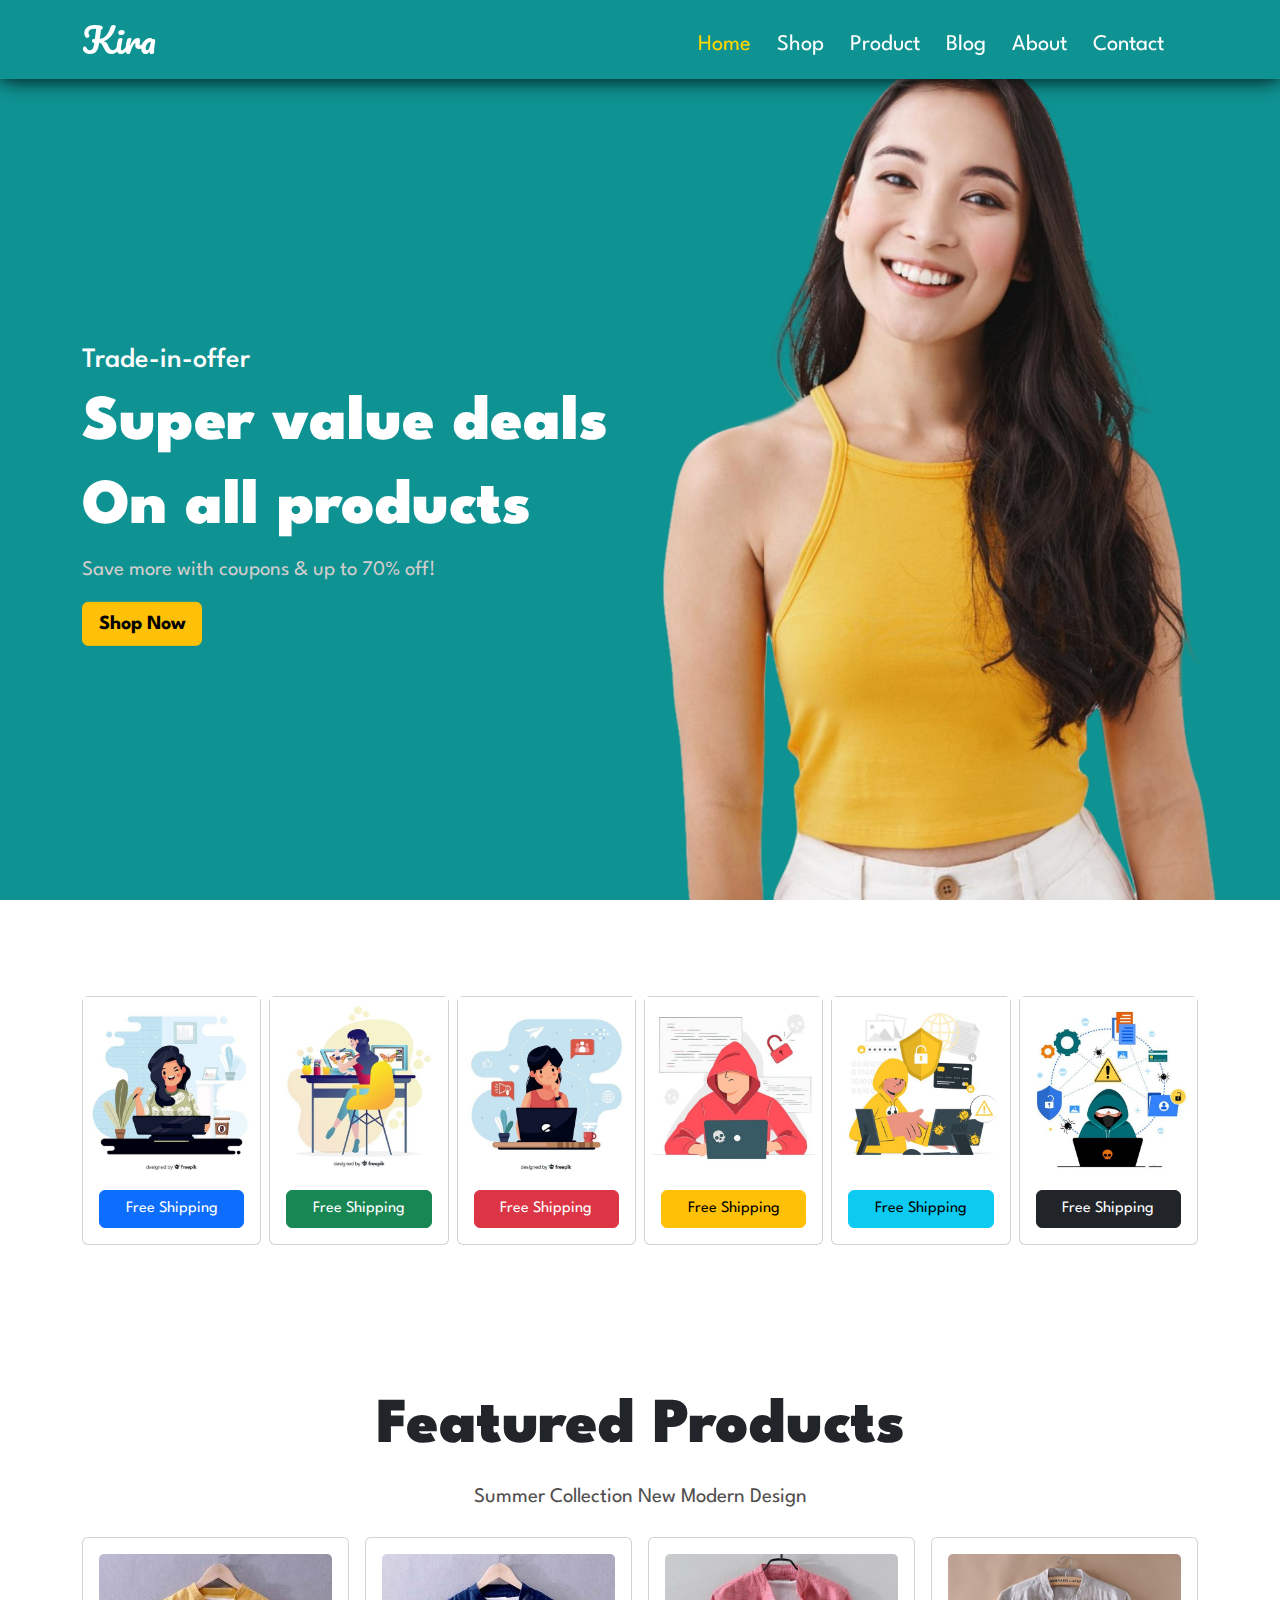
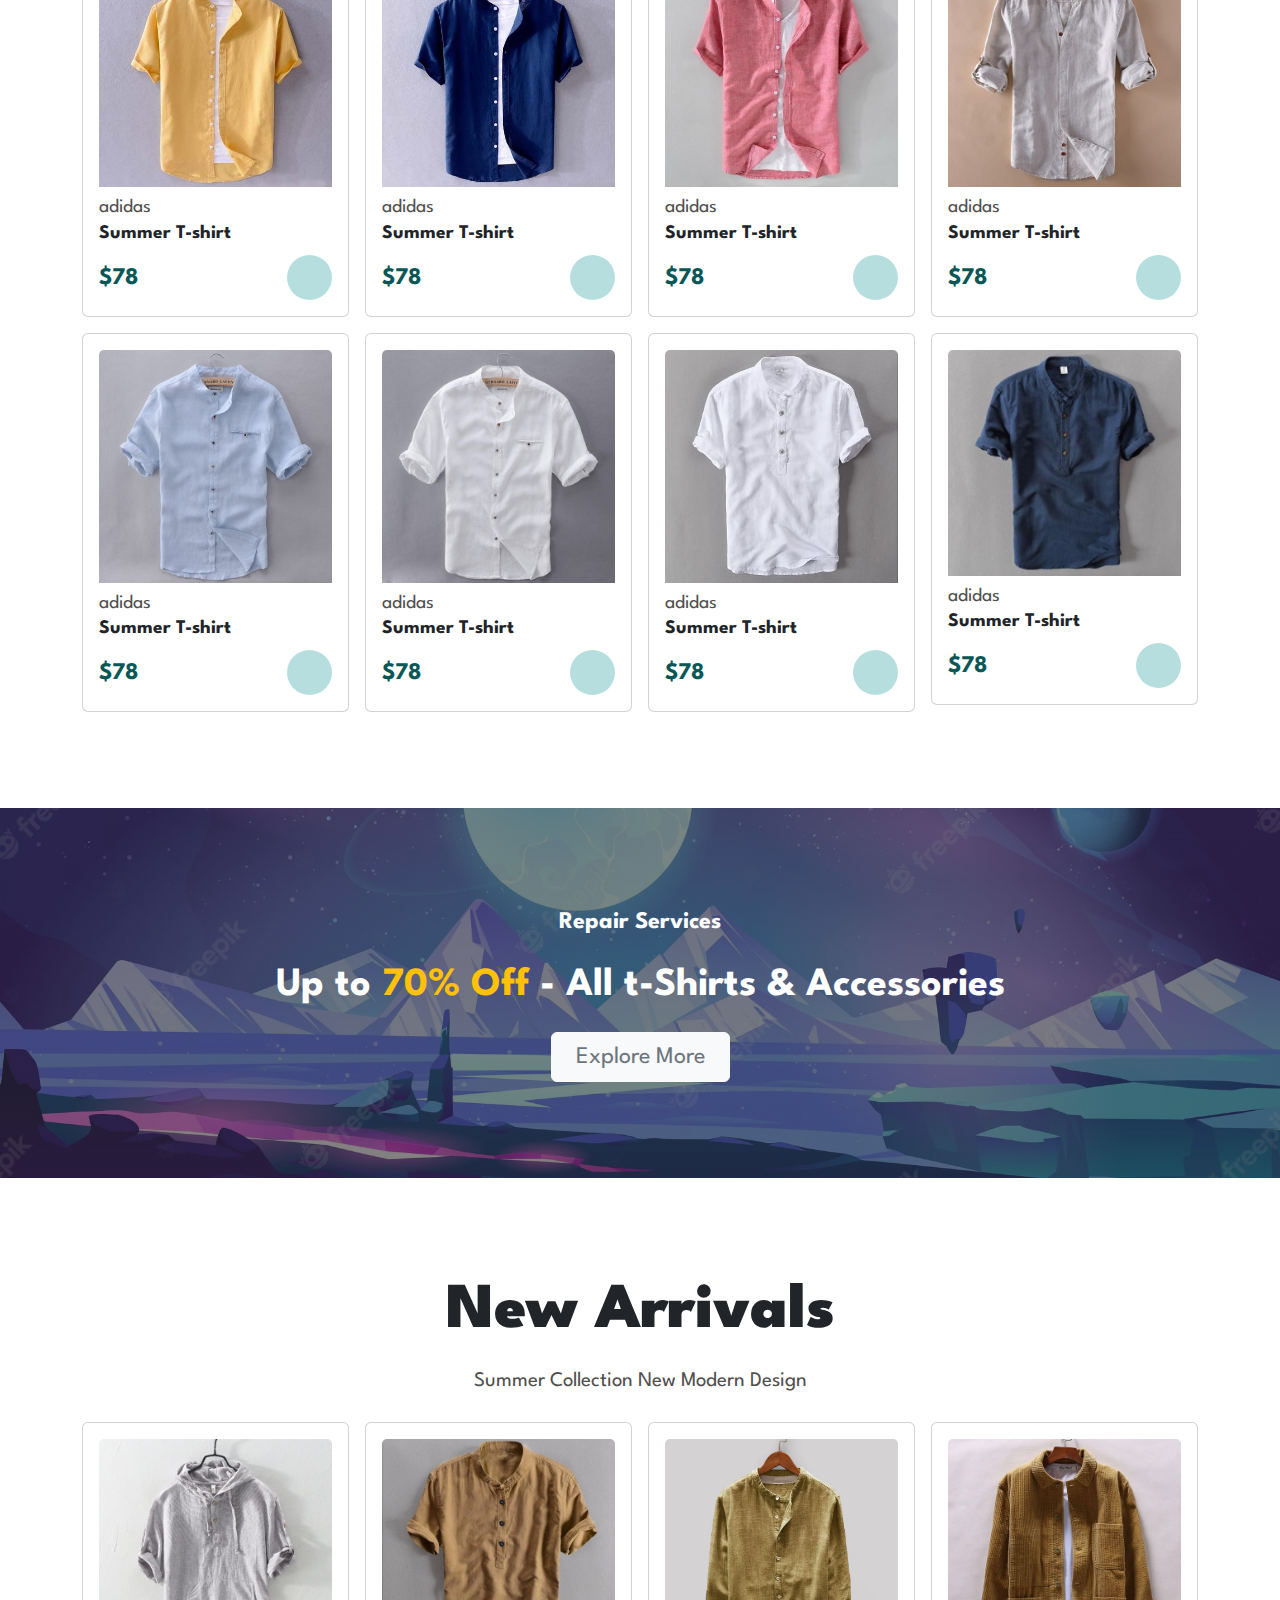
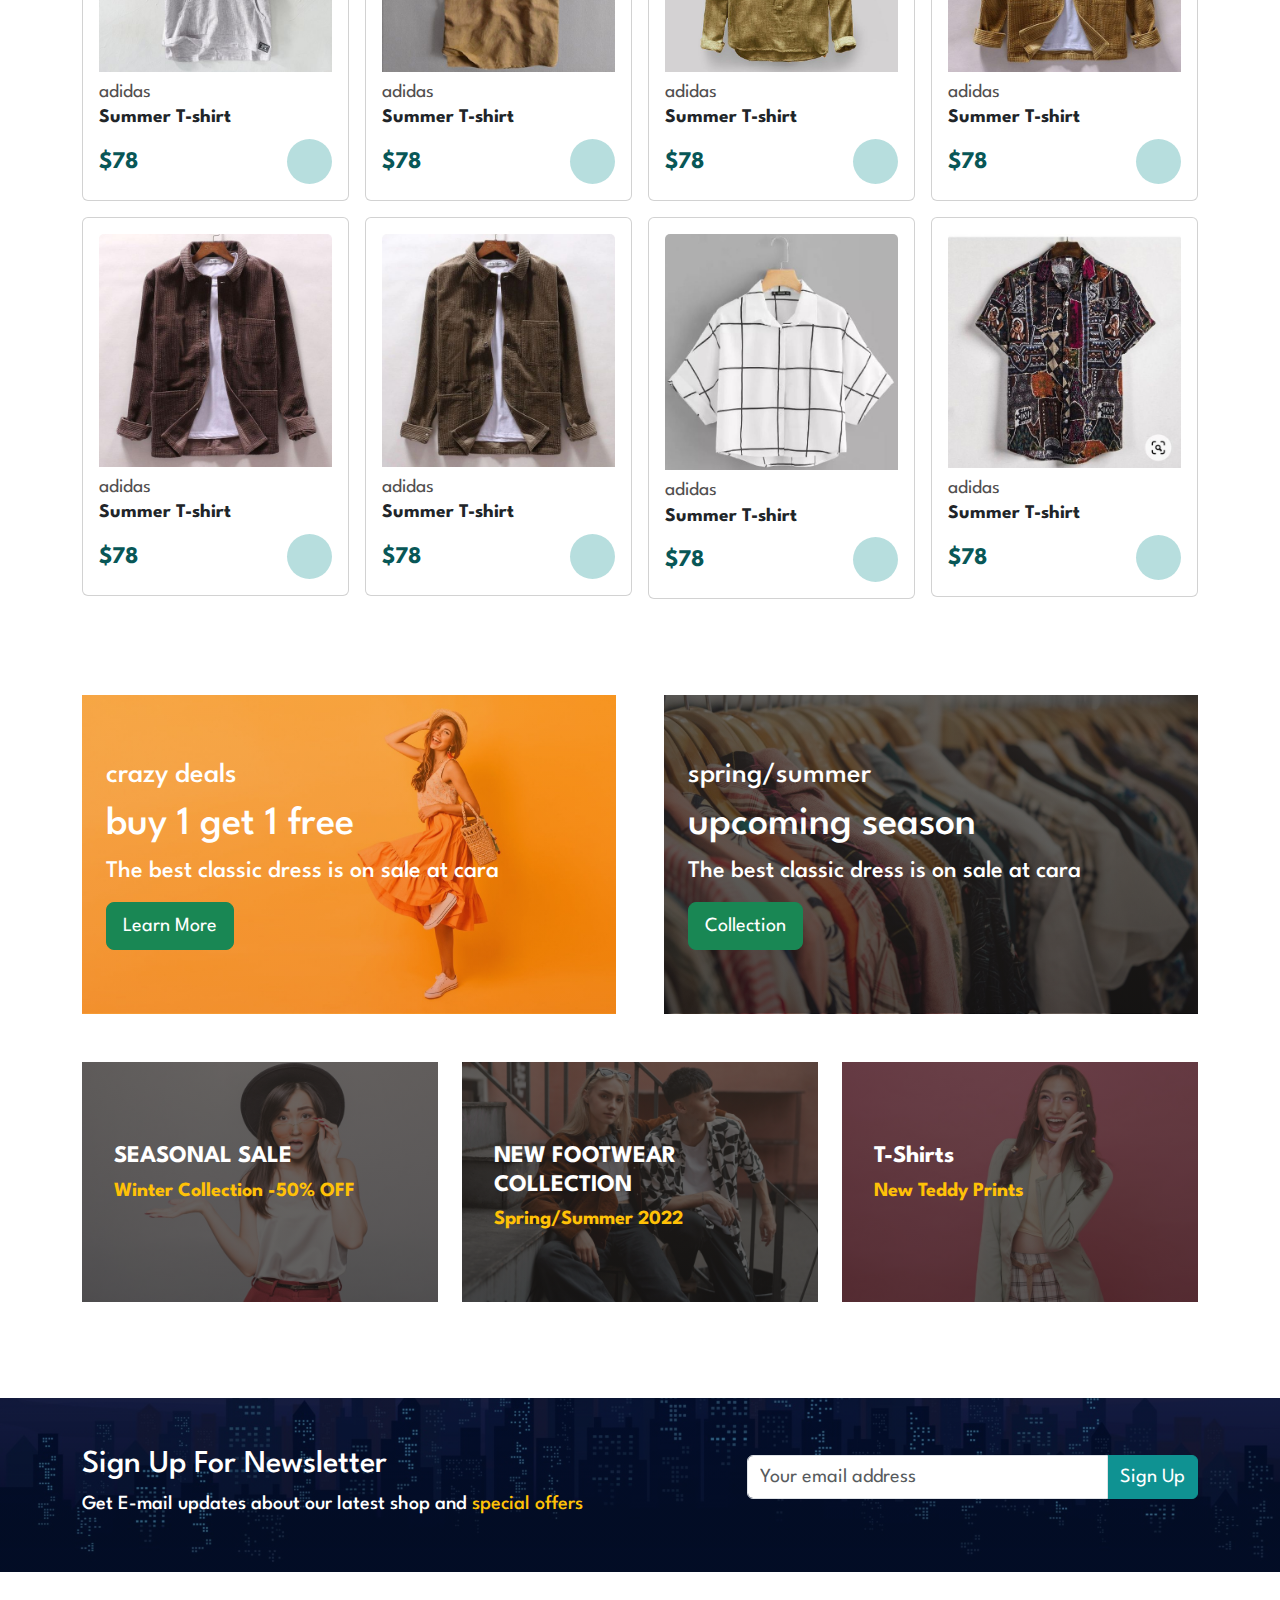
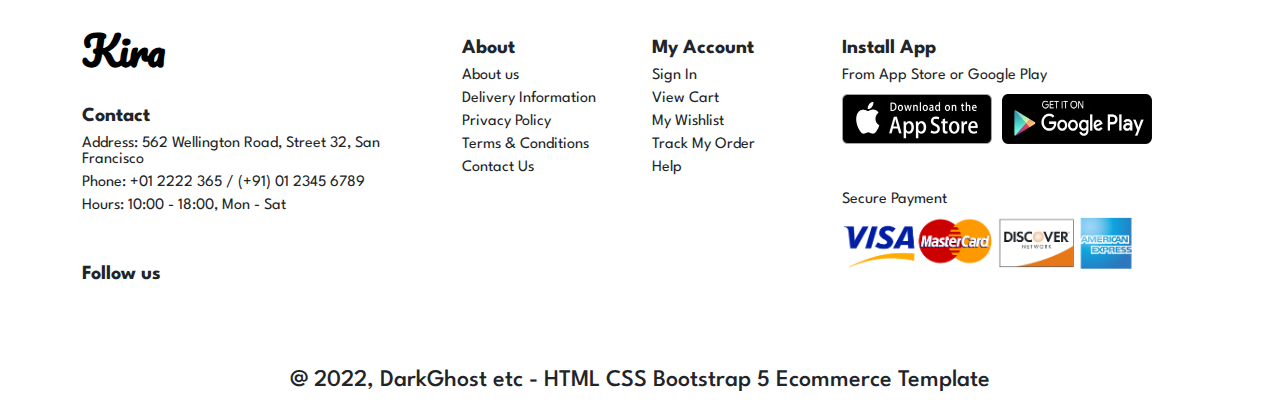
<file: index.html>
<!DOCTYPE html>
<html lang="en">
<head>
    <meta charset="UTF-8">
    <meta http-equiv="X-UA-Compatible" content="IE=edge">
    <meta name="viewport" content="width=device-width, initial-scale=1.0">
    <!-- <link rel="stylesheet" href="../Resources/css/all.min.css">
    <link rel="stylesheet" href="../ResourcesTwo/css/bootstrap.min.css">
 -->

 <link rel="stylesheet" href="https://cdnjs.cloudflare.com/ajax/libs/font-awesome/6.3.0/css/all.min.css" integrity="sha512-SzlrxWUlpfuzQ+pcUCosxcglQRNAq/DZjVsC0lE40xsADsfeQoEypE+enwcOiGjk/bSuGGKHEyjSoQ1zVisanQ==" crossorigin="anonymous" referrerpolicy="no-referrer" />

 <!-- Latest compiled and minified CSS -->
 <link href="https://cdn.jsdelivr.net/npm/bootstrap@5.2.3/dist/css/bootstrap.min.css" rel="stylesheet">

    <link rel="stylesheet" href="style.css">
    <title>Ecommerce : Bootstrap 5 Exercise 3</title>
</head>
<body>
    <!-- Nav -->
    <nav class="navbar navbar-expand-lg navbar-light py-2">
        <div class="container">
          <a class="navbar-brand" href="#">Kira</a>
          <button class="navbar-toggler" type="button" data-bs-toggle="collapse" data-bs-target="#navbarNav" aria-controls="navbarNav" aria-expanded="false" aria-label="Toggle navigation">
            <span class="navbar-toggler-icon"></span>
          </button>
          <div class="collapse navbar-collapse" id="navbarNav">
            <ul class="navbar-nav ms-auto">
              <li class="nav-item">
                <a class="nav-link activeTab" href="index.html">Home</a>
              </li>
              <li class="nav-item">
                <a class="nav-link" href="shop.html">Shop</a>
              </li>
              <li class="nav-item">
                <a class="nav-link" href="product.html">Product</a>
              </li>
              <li class="nav-item">
                <a class="nav-link" href="blog.html">Blog</a>
              </li>
              <li class="nav-item">
                <a class="nav-link" href="about.html" >About</a>
              </li>
              <li class="nav-item">
                <a class="nav-link" href="contact.html" >Contact</a>
              </li>
              <li class="nav-item">
                <a class="nav-link" href="cart.html" >
                    <i class="fas fa-shopping-cart"></i>
                </a>
              </li>
            </ul>
          </div>
        </div>
    </nav>

    <!-- Header -->
    <section class="header py-5">
        <div class="container py-5">
            <div class="row py-5">
                <div class="col-6">
                    <div class="headerText d-flex flex-column">
                        <h3>Trade-in-offer</h3>
                        <h1>Super value deals</h1>
                        <h1>On all products</h1>
                        <p>Save more with coupons & up to 70% off!</p>
                        <button type="button" class="btn btn-warning">Shop Now</button>
                    </div>
                </div>
            </div>
        </div>
    </section>

    <!-- Service -->
    <section class="service py-5">
        <div class="container py-5">
            <div class="row g-2">
                <div class="col-lg-2 col-md-3 col-sm-6 col-6">
                    <div class="card">
                        <img src="image/feature2.jpg" alt="" class="img-fluid">
                        <div class="card-body d-flex justify-content-center">
                            <a href="#" class="btn btn-primary w-100">Free Shipping</a>
                        </div>
                    </div>
                </div>

                <div class="col-lg-2 col-md-3 col-sm-6 col-6">
                    <div class="card">
                        <img src="image/feature1.jpg" alt="" class="img-fluid">
                        <div class="card-body d-flex justify-content-center">
                            <a href="#" class="btn btn-success w-100">Free Shipping</a>
                        </div>
                    </div>
                </div>

                <div class="col-lg-2 col-md-3 col-sm-6 col-6">
                    <div class="card">
                        <img src="image/feature3.jpg" alt="" class="img-fluid">
                        <div class="card-body d-flex justify-content-center">
                            <a href="#" class="btn btn-danger w-100">Free Shipping</a>
                        </div>
                    </div>
                </div>

                <div class="col-lg-2 col-md-3 col-sm-6 col-6">
                    <div class="card">
                        <img src="image/feature4.jpg" alt="" class="img-fluid">
                        <div class="card-body d-flex justify-content-center">
                            <a href="#" class="btn btn-warning w-100">Free Shipping</a>
                        </div>
                    </div>
                </div>

                <div class="col-lg-2 col-md-3 col-sm-6 col-6">
                    <div class="card">
                        <img src="image/feature5.jpg" alt="" class="img-fluid">
                        <div class="card-body d-flex justify-content-center">
                            <a href="#" class="btn btn-info w-100">Free Shipping</a>
                        </div>
                    </div>
                </div>

                <div class="col-lg-2 col-md-3 col-sm-6 col-6">
                    <div class="card">
                        <img src="image/feature6.jpg" alt="" class="img-fluid">
                        <div class="card-body d-flex justify-content-center">
                            <a href="#" class="btn btn-dark w-100">Free Shipping</a>
                        </div>
                    </div>
                </div>
            </div>
        </div>
    </section>

    <!-- Featured -->
    <section class="featured py-5">
        <div class="container pb-5">
            <div class="row">
                <div class="col-12">
                    <h1 class="text-center h1-font">Featured Products</h1>
                    <p class="text-center p-font py-2">Summer Collection New Modern Design</p>
                </div>
            </div>

            <div class="row g-3 d-flex justify-content-center">
                <div class="col-lg-3 col-md-4 col-sm-6 col-10">
                    <div class="card p-3">
                        <img src="image/shirt1.jpg" class="card-img-top img-fluid" alt="...">
                        <div class="cardBody">
                          <p class="p-font mt-3">adidas</p>
                          <p class="fw-bold">Summer T-shirt</p>
                          <div class="stars">
                            <i class="fa-solid fa-star"></i>
                            <i class="fa-solid fa-star"></i>
                            <i class="fa-solid fa-star"></i>
                            <i class="fa-solid fa-star"></i>
                            <i class="fa-solid fa-star"></i>
                          </div>
                          <div class="priceAndCart mt-1 d-flex justify-content-between">
                            <span class="price fs-4 fw-bold">$78</span>
                           <div>
                            <i class="fas fa-shopping-cart fs-5 mt-1"></i>
                           </div>
                          </div>
                        </div>
                      </div>
                </div>

                <div class="col-lg-3 col-md-4 col-sm-6 col-10">
                    <div class="card p-3">
                        <img src="image/shirt2.jpg" class="card-img-top img-fluid" alt="...">
                        <div class="cardBody">
                          <p class="p-font mt-3">adidas</p>
                          <p class="fw-bold">Summer T-shirt</p>
                          <div class="stars">
                            <i class="fa-solid fa-star"></i>
                            <i class="fa-solid fa-star"></i>
                            <i class="fa-solid fa-star"></i>
                            <i class="fa-solid fa-star"></i>
                            <i class="fa-solid fa-star"></i>
                          </div>
                          <div class="priceAndCart mt-1 d-flex justify-content-between">
                            <span class="price fs-4 fw-bold">$78</span>
                           <div>
                            <i class="fas fa-shopping-cart fs-5 mt-1"></i>
                           </div>
                          </div>
                        </div>
                      </div>
                </div>

                <div class="col-lg-3 col-md-4 col-sm-6 col-10">
                    <div class="card p-3">
                        <img src="image/shirt3.jpg" class="card-img-top img-fluid" alt="...">
                        <div class="cardBody">
                          <p class="p-font mt-3">adidas</p>
                          <p class="fw-bold">Summer T-shirt</p>
                          <div class="stars">
                            <i class="fa-solid fa-star"></i>
                            <i class="fa-solid fa-star"></i>
                            <i class="fa-solid fa-star"></i>
                            <i class="fa-solid fa-star"></i>
                            <i class="fa-solid fa-star"></i>
                          </div>
                          <div class="priceAndCart mt-1 d-flex justify-content-between">
                            <span class="price fs-4 fw-bold">$78</span>
                           <div>
                            <i class="fas fa-shopping-cart fs-5 mt-1"></i>
                           </div>
                          </div>
                        </div>
                      </div>
                </div>

                <div class="col-lg-3 col-md-4 col-sm-6 col-10">
                    <div class="card p-3">
                        <img src="image/shirt4.jpg" class="card-img-top img-fluid" alt="...">
                        <div class="cardBody">
                          <p class="p-font mt-3">adidas</p>
                          <p class="fw-bold">Summer T-shirt</p>
                          <div class="stars">
                            <i class="fa-solid fa-star"></i>
                            <i class="fa-solid fa-star"></i>
                            <i class="fa-solid fa-star"></i>
                            <i class="fa-solid fa-star"></i>
                            <i class="fa-solid fa-star"></i>
                          </div>
                          <div class="priceAndCart mt-1 d-flex justify-content-between">
                            <span class="price fs-4 fw-bold">$78</span>
                           <div>
                            <i class="fas fa-shopping-cart fs-5 mt-1"></i>
                           </div>
                          </div>
                        </div>
                      </div>
                </div>

                <div class="col-lg-3 col-md-4 col-sm-6 col-10">
                    <div class="card p-3">
                        <img src="image/shirt5.jpg" class="card-img-top img-fluid" alt="...">
                        <div class="cardBody">
                          <p class="p-font mt-3">adidas</p>
                          <p class="fw-bold">Summer T-shirt</p>
                          <div class="stars">
                            <i class="fa-solid fa-star"></i>
                            <i class="fa-solid fa-star"></i>
                            <i class="fa-solid fa-star"></i>
                            <i class="fa-solid fa-star"></i>
                            <i class="fa-solid fa-star"></i>
                          </div>
                          <div class="priceAndCart mt-1 d-flex justify-content-between">
                            <span class="price fs-4 fw-bold">$78</span>
                           <div>
                            <i class="fas fa-shopping-cart fs-5 mt-1"></i>
                           </div>
                          </div>
                        </div>
                      </div>
                </div>

                <div class="col-lg-3 col-md-4 col-sm-6 col-10">
                    <div class="card p-3">
                        <img src="image/shirt6.jpg" class="card-img-top img-fluid" alt="...">
                        <div class="cardBody">
                          <p class="p-font mt-3">adidas</p>
                          <p class="fw-bold">Summer T-shirt</p>
                          <div class="stars">
                            <i class="fa-solid fa-star"></i>
                            <i class="fa-solid fa-star"></i>
                            <i class="fa-solid fa-star"></i>
                            <i class="fa-solid fa-star"></i>
                            <i class="fa-solid fa-star"></i>
                          </div>
                          <div class="priceAndCart mt-1 d-flex justify-content-between">
                            <span class="price fs-4 fw-bold">$78</span>
                           <div>
                            <i class="fas fa-shopping-cart fs-5 mt-1"></i>
                           </div>
                          </div>
                        </div>
                      </div>
                </div>

                <div class="col-lg-3 col-md-4 col-sm-6 col-10">
                    <div class="card p-3">
                        <img src="image/shirt7.jpg" class="card-img-top img-fluid" alt="...">
                        <div class="cardBody">
                          <p class="p-font mt-3">adidas</p>
                          <p class="fw-bold">Summer T-shirt</p>
                          <div class="stars">
                            <i class="fa-solid fa-star"></i>
                            <i class="fa-solid fa-star"></i>
                            <i class="fa-solid fa-star"></i>
                            <i class="fa-solid fa-star"></i>
                            <i class="fa-solid fa-star"></i>
                          </div>
                          <div class="priceAndCart mt-1 d-flex justify-content-between">
                            <span class="price fs-4 fw-bold">$78</span>
                           <div>
                            <i class="fas fa-shopping-cart fs-5 mt-1"></i>
                           </div>
                          </div>
                        </div>
                      </div>
                </div>

                <div class="col-lg-3 col-md-4 col-sm-6 col-10">
                    <div class="card p-3">
                        <img src="image/shirt8.jpg" class="card-img-top img-fluid" alt="...">
                        <div class="cardBody">
                          <p class="p-font mt-3">adidas</p>
                          <p class="fw-bold">Summer T-shirt</p>
                          <div class="stars">
                            <i class="fa-solid fa-star"></i>
                            <i class="fa-solid fa-star"></i>
                            <i class="fa-solid fa-star"></i>
                            <i class="fa-solid fa-star"></i>
                            <i class="fa-solid fa-star"></i>
                          </div>
                          <div class="priceAndCart mt-1 d-flex justify-content-between">
                            <span class="price fs-4 fw-bold">$78</span>
                           <div>
                            <i class="fas fa-shopping-cart fs-5 mt-1"></i>
                           </div>
                          </div>
                        </div>
                      </div>
                </div>
            </div>
        </div>
    </section>

    <!-- Banner1 -->
    <section class="banner1 banner py-5 mb-5">
        <div class="container-fluid">
            <div class="row py-5">
                <div class="col-12 text-center">
                    <p class="text-white fs-4 fw-bold">Repair Services</p>
                    <p class="fs-1 fw-bold text-white">Up to <span class="text-warning">70% Off</span> - All t-Shirts & Accessories</p>
                    <button type="button" class="btn btn-light fs-4 px-4 text-secondary">Explore More</button>
                </div>
            </div>
        </div>
    </section>

    <!-- New Arrivals -->
    <section class="newArrivals py-5">
        <div class="container pb-5">
            <div class="row">
                <div class="col-12">
                    <h1 class="text-center h1-font">New Arrivals</h1>
                    <p class="text-center p-font py-2">Summer Collection New Modern Design</p>
                </div>
            </div>

            <div class="row g-3 d-flex justify-content-center">
                <div class="col-lg-3 col-md-4 col-sm-6 col-10">
                    <div class="card p-3">
                        <img src="image/shirt9.jpg" class="card-img-top img-fluid" alt="...">
                        <div class="cardBody">
                          <p class="p-font mt-3">adidas</p>
                          <p class="fw-bold">Summer T-shirt</p>
                          <div class="stars">
                            <i class="fa-solid fa-star"></i>
                            <i class="fa-solid fa-star"></i>
                            <i class="fa-solid fa-star"></i>
                            <i class="fa-solid fa-star"></i>
                            <i class="fa-solid fa-star"></i>
                          </div>
                          <div class="priceAndCart mt-1 d-flex justify-content-between">
                            <span class="price fs-4 fw-bold">$78</span>
                           <div>
                            <i class="fas fa-shopping-cart fs-5 mt-1"></i>
                           </div>
                          </div>
                        </div>
                      </div>
                </div>

                <div class="col-lg-3 col-md-4 col-sm-6 col-10">
                    <div class="card p-3">
                        <img src="image/shirt10.jpg" class="card-img-top img-fluid" alt="...">
                        <div class="cardBody">
                          <p class="p-font mt-3">adidas</p>
                          <p class="fw-bold">Summer T-shirt</p>
                          <div class="stars">
                            <i class="fa-solid fa-star"></i>
                            <i class="fa-solid fa-star"></i>
                            <i class="fa-solid fa-star"></i>
                            <i class="fa-solid fa-star"></i>
                            <i class="fa-solid fa-star"></i>
                          </div>
                          <div class="priceAndCart mt-1 d-flex justify-content-between">
                            <span class="price fs-4 fw-bold">$78</span>
                           <div>
                            <i class="fas fa-shopping-cart fs-5 mt-1"></i>
                           </div>
                          </div>
                        </div>
                      </div>
                </div>

                <div class="col-lg-3 col-md-4 col-sm-6 col-10">
                    <div class="card p-3">
                        <img src="image/shirt11.jpg" class="card-img-top img-fluid" alt="...">
                        <div class="cardBody">
                          <p class="p-font mt-3">adidas</p>
                          <p class="fw-bold">Summer T-shirt</p>
                          <div class="stars">
                            <i class="fa-solid fa-star"></i>
                            <i class="fa-solid fa-star"></i>
                            <i class="fa-solid fa-star"></i>
                            <i class="fa-solid fa-star"></i>
                            <i class="fa-solid fa-star"></i>
                          </div>
                          <div class="priceAndCart mt-1 d-flex justify-content-between">
                            <span class="price fs-4 fw-bold">$78</span>
                           <div>
                            <i class="fas fa-shopping-cart fs-5 mt-1"></i>
                           </div>
                          </div>
                        </div>
                      </div>
                </div>

                <div class="col-lg-3 col-md-4 col-sm-6 col-10">
                    <div class="card p-3">
                        <img src="image/shirt12.jpg" class="card-img-top img-fluid" alt="...">
                        <div class="cardBody">
                          <p class="p-font mt-3">adidas</p>
                          <p class="fw-bold">Summer T-shirt</p>
                          <div class="stars">
                            <i class="fa-solid fa-star"></i>
                            <i class="fa-solid fa-star"></i>
                            <i class="fa-solid fa-star"></i>
                            <i class="fa-solid fa-star"></i>
                            <i class="fa-solid fa-star"></i>
                          </div>
                          <div class="priceAndCart mt-1 d-flex justify-content-between">
                            <span class="price fs-4 fw-bold">$78</span>
                           <div>
                            <i class="fas fa-shopping-cart fs-5 mt-1"></i>
                           </div>
                          </div>
                        </div>
                      </div>
                </div>

                <div class="col-lg-3 col-md-4 col-sm-6 col-10">
                    <div class="card p-3">
                        <img src="image/shirt13.jpg" class="card-img-top img-fluid" alt="...">
                        <div class="cardBody">
                          <p class="p-font mt-3">adidas</p>
                          <p class="fw-bold">Summer T-shirt</p>
                          <div class="stars">
                            <i class="fa-solid fa-star"></i>
                            <i class="fa-solid fa-star"></i>
                            <i class="fa-solid fa-star"></i>
                            <i class="fa-solid fa-star"></i>
                            <i class="fa-solid fa-star"></i>
                          </div>
                          <div class="priceAndCart mt-1 d-flex justify-content-between">
                            <span class="price fs-4 fw-bold">$78</span>
                           <div>
                            <i class="fas fa-shopping-cart fs-5 mt-1"></i>
                           </div>
                          </div>
                        </div>
                      </div>
                </div>

                <div class="col-lg-3 col-md-4 col-sm-6 col-10">
                    <div class="card p-3">
                        <img src="image/shirt14.jpg" class="card-img-top img-fluid" alt="...">
                        <div class="cardBody">
                          <p class="p-font mt-3">adidas</p>
                          <p class="fw-bold">Summer T-shirt</p>
                          <div class="stars">
                            <i class="fa-solid fa-star"></i>
                            <i class="fa-solid fa-star"></i>
                            <i class="fa-solid fa-star"></i>
                            <i class="fa-solid fa-star"></i>
                            <i class="fa-solid fa-star"></i>
                          </div>
                          <div class="priceAndCart mt-1 d-flex justify-content-between">
                            <span class="price fs-4 fw-bold">$78</span>
                           <div>
                            <i class="fas fa-shopping-cart fs-5 mt-1"></i>
                           </div>
                          </div>
                        </div>
                      </div>
                </div>

                <div class="col-lg-3 col-md-4 col-sm-6 col-10">
                    <div class="card p-3">
                        <img src="image/shirt15.jpg" class="card-img-top img-fluid" alt="...">
                        <div class="cardBody">
                          <p class="p-font mt-3">adidas</p>
                          <p class="fw-bold">Summer T-shirt</p>
                          <div class="stars">
                            <i class="fa-solid fa-star"></i>
                            <i class="fa-solid fa-star"></i>
                            <i class="fa-solid fa-star"></i>
                            <i class="fa-solid fa-star"></i>
                            <i class="fa-solid fa-star"></i>
                          </div>
                          <div class="priceAndCart mt-1 d-flex justify-content-between">
                            <span class="price fs-4 fw-bold">$78</span>
                           <div>
                            <i class="fas fa-shopping-cart fs-5 mt-1"></i>
                           </div>
                          </div>
                        </div>
                      </div>
                </div>

                <div class="col-lg-3 col-md-4 col-sm-6 col-10">
                    <div class="card p-3">
                        <img src="image/shirt16.jpg" class="card-img-top img-fluid" alt="...">
                        <div class="cardBody">
                          <p class="p-font mt-3">adidas</p>
                          <p class="fw-bold">Summer T-shirt</p>
                          <div class="stars">
                            <i class="fa-solid fa-star"></i>
                            <i class="fa-solid fa-star"></i>
                            <i class="fa-solid fa-star"></i>
                            <i class="fa-solid fa-star"></i>
                            <i class="fa-solid fa-star"></i>
                          </div>
                          <div class="priceAndCart mt-1 d-flex justify-content-between">
                            <span class="price fs-4 fw-bold">$78</span>
                           <div>
                            <i class="fas fa-shopping-cart fs-5 mt-1"></i>
                           </div>
                          </div>
                        </div>
                      </div>
                </div>
            </div>
        </div>
    </section>

    <!-- Banner2 -->
    <section class="banner2 pb-5">
        <div class="container">
            <div class="row pb-5 g-5">
                <div class="col-md-6">
                  <div class="banner-box1 px-4 text-white">
                      <h3>crazy deals</h3>
                      <h1>buy 1 get 1 free</h1>
                      <h4>The best classic dress is on sale at cara</h4>
                      <button type="button" class="btn btn-success btn-lg mt-2">Learn More</button>
                  </div>
                </div>

                <div class="col-md-6">
                  <div class="banner-box1 second-banner-box1 px-4 text-white">
                      <h3>spring/summer</h3>
                      <h1>upcoming season</h1>
                      <h4>The best classic dress is on sale at cara</h4>
                      <button type="button" class="btn btn-success btn-lg mt-2">Collection</button>
                  </div>
                </div>
            </div>

            <div class="row g-4">
              <div class="col-md-4">
                  <div class="banner-box2 text-white">
                    <h4 class="fw-bold">SEASONAL SALE</h4>
                    <h5 class="text-warning fw-bold">Winter Collection -50% OFF</h5>
                  </div>
              </div>

              <div class="col-md-4">
                <div class="banner-box2 second-banner-box2 text-white">
                  <h4 class="fw-bold">NEW FOOTWEAR COLLECTION</h4>
                  <h5 class="text-warning fw-bold">Spring/Summer 2022</h5>
                </div>
            </div>

            <div class="col-md-4">
              <div class="banner-box2 third-banner-box2 text-white">
                <h4 class="fw-bold">T-Shirts</h4>
                <h5 class="text-warning fw-bold">New Teddy Prints</h5>
              </div>
          </div>
            </div>
        </div>
    </section>

    <!-- Newsletter -->
    <section class="newsletter my-5">
      <div class="container">
        <div class="row d-flex align-items-center g-4">
          <div class="col-md-7 text-white">
            <h2>Sign Up For Newsletter</h2>
            <h5>Get E-mail updates about our latest shop and <span class="text-warning">special offers</span></h5>
          </div>

          <div class="col-md-5">
            <div class="input-group mb-3">
              <input type="text" class="form-control fs-5" placeholder="Your email address">
              <span class="input-group-text signUpBtn fs-5" id="basic-addon2">Sign Up</span>
            </div>
          </div>
        </div>
      </div>
    </section>

    <!-- Footer -->
    <section class="footer pb-2">
      <div class="container">
        <div class="row">
          <div class="col-lg-4 col-md-5 col-sm-6">
            <a href="" class="footerLogo">Kira</a>
            <h5 class="mt-4 fw-bold">Contact</h5>
            <p>Address: 562 Wellington Road, Street 32, San Francisco</p>
            <p>Phone: +01 2222 365 / (+91) 01 2345 6789</p>
            <p>Hours: 10:00 - 18:00, Mon - Sat</p>

            <h5 class="mt-5 fw-bold">Follow us</h5>
            <div class="icons">
              <i class="fab fa-facebook-f"></i>
              <i class="fab fa-twitter"></i>
              <i class="fab fa-instagram"></i>
              <i class="fab fa-pinterest-p"></i>
              <i class="fab fa-youtube"></i>
            </div>
          </div>

          <div class="col-lg-2 col-md-3 col-sm-4 mt-3">
            <h5 class="fw-bold">About</h5>
            <p>About us</p>
            <p>Delivery Information</p>
            <p>Privacy Policy</p>
            <p>Terms & Conditions</p>
            <p>Contact Us</p>
          </div>

          <div class="col-lg-2 col-md-3 col-sm-4 mt-3">
            <h5 class="fw-bold">My Account</h5>
            <p>Sign In</p>
            <p>View Cart</p>
            <p>My Wishlist</p>
            <p>Track My Order</p>
            <p>Help</p>
          </div>

          <div class="col-lg-4 col-md-5 col-sm-4 mt-3">
            <h5 class="fw-bold">Install App</h5>
            <p>From App Store or Google Play</p>
            <div class="logoContainer">
              <img src="image/apple.webp" alt="" class="apple">
              <img src="image/google.webp" alt="" class="google">
            </div>
            <div class="visaCard mt-5">
              <p>Secure Payment</p>
              <img src="image/visa2.png" alt="" class="visaImg">
            </div>
          </div>
        </div>

        <div class="row mt-5">
          <div class="col-12">
            <h4 class="text-center">@ 2022, DarkGhost etc - HTML CSS Bootstrap 5 Ecommerce Template</h4>
          </div>
        </div>
      </div>
    </section>

    <!-- <script src="../ResourcesTwo/js/bootstrap.min.js"></script> -->
    <!-- Latest compiled JavaScript -->
    <script src="https://cdn.jsdelivr.net/npm/bootstrap@5.2.3/dist/js/bootstrap.bundle.min.js"></script>
</body>
</html>
</file>
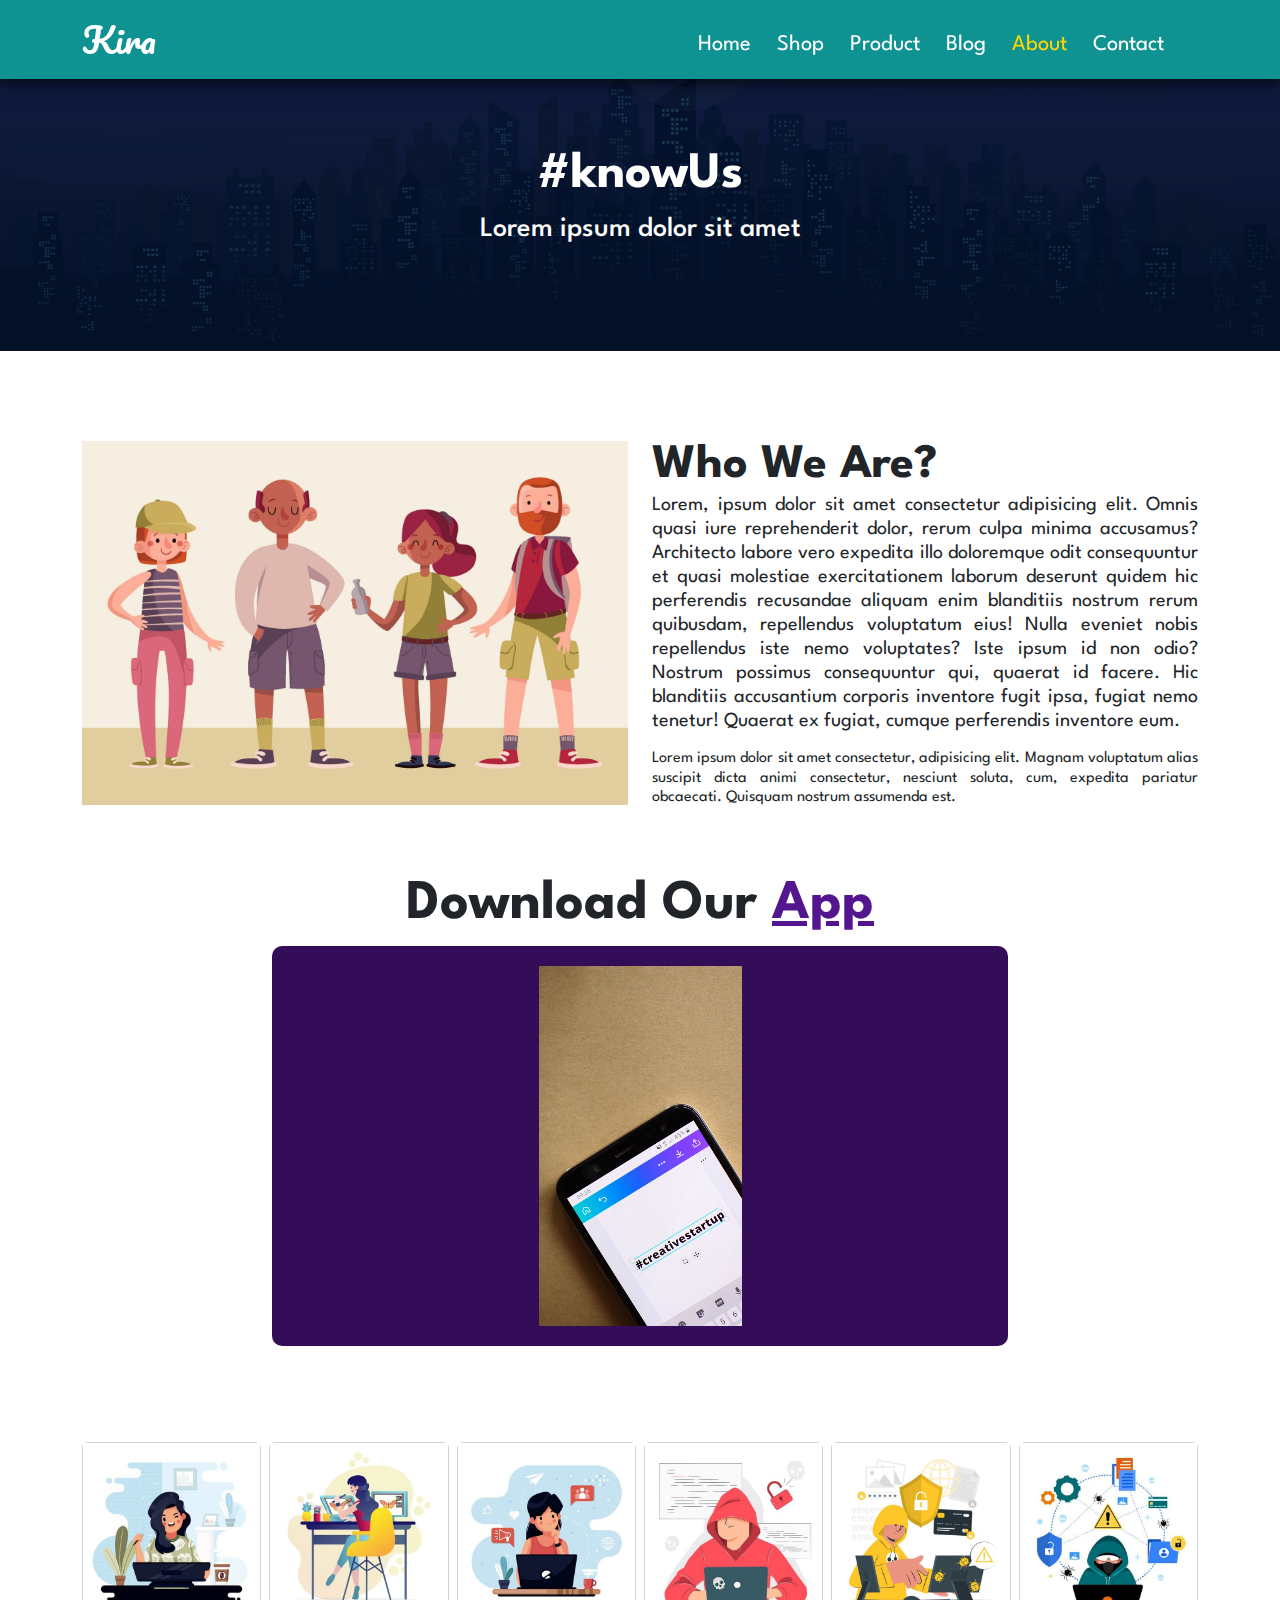
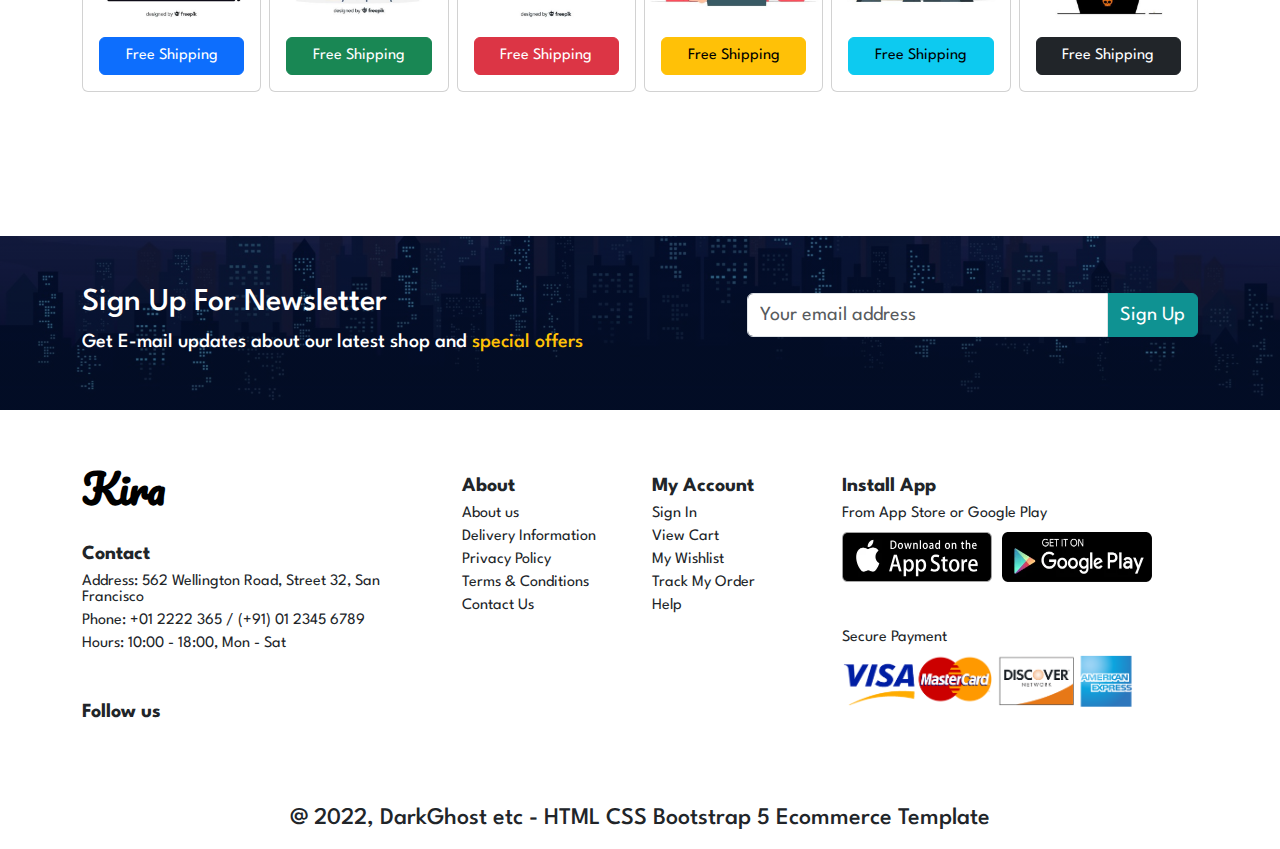
<file: about.html>
<!DOCTYPE html>
<html lang="en">
<head>
    <meta charset="UTF-8">
    <meta http-equiv="X-UA-Compatible" content="IE=edge">
    <meta name="viewport" content="width=device-width, initial-scale=1.0">
    <!-- <link rel="stylesheet" href="../Resources/css/all.min.css">
    <link rel="stylesheet" href="../ResourcesTwo/css/bootstrap.min.css"> -->

    <link rel="stylesheet" href="https://cdnjs.cloudflare.com/ajax/libs/font-awesome/6.3.0/css/all.min.css" integrity="sha512-SzlrxWUlpfuzQ+pcUCosxcglQRNAq/DZjVsC0lE40xsADsfeQoEypE+enwcOiGjk/bSuGGKHEyjSoQ1zVisanQ==" crossorigin="anonymous" referrerpolicy="no-referrer" />

    <!-- Latest compiled and minified CSS -->
    <link href="https://cdn.jsdelivr.net/npm/bootstrap@5.2.3/dist/css/bootstrap.min.css" rel="stylesheet">
    
    
    <link rel="stylesheet" href="style.css">
    <title>Ecommerce : Bootstrap 5 Exercise 3</title>
</head>
<body>
    <!-- Nav -->
    <nav class="navbar navbar-expand-lg navbar-light py-2">
        <div class="container">
          <a class="navbar-brand" href="#">Kira</a>
          <button class="navbar-toggler" type="button" data-bs-toggle="collapse" data-bs-target="#navbarNav" aria-controls="navbarNav" aria-expanded="false" aria-label="Toggle navigation">
            <span class="navbar-toggler-icon"></span>
          </button>
          <div class="collapse navbar-collapse" id="navbarNav">
            <ul class="navbar-nav ms-auto">
              <li class="nav-item">
                <a class="nav-link" href="index.html">Home</a>
              </li>
              <li class="nav-item">
                <a class="nav-link" href="shop.html">Shop</a>
              </li>
              <li class="nav-item">
                <a class="nav-link" href="product.html">Product</a>
              </li>
              <li class="nav-item">
                <a class="nav-link" href="blog.html">Blog</a>
              </li>
              <li class="nav-item">
                <a class="nav-link activeTab" href="about.html" >About</a>
              </li>
              <li class="nav-item">
                <a class="nav-link" href="contact.html" >Contact</a>
              </li>
              <li class="nav-item">
                <a class="nav-link" href="cart.html" >
                    <i class="fas fa-shopping-cart"></i>
                </a>
              </li>
            </ul>
          </div>
        </div>
    </nav>

     <!-- Banner1 -->
    <section class="aboutBanner banner py-5 mb-5">
        <div class="container-fluid pt-5">
            <div class="row py-5">
                <div class="col-12 text-center text-white">
                    <h1>#knowUs</h1>
                    <h3>Lorem ipsum dolor sit amet</h3>
                </div>
            </div>
        </div>
    </section>

    <!-- Who We Are -->
    <section class="about pt-5">
        <div class="container">
            <div class="row g-4">
                <div class="col-lg-6 col-md-8 m-auto">
                    <img src="image/aboutImg.jpg" alt="" class="img-fluid">
                </div>

                <div class="col-lg-6">
                    <h1>Who We Are?</h1>
                    <p class="fs-5">Lorem, ipsum dolor sit amet consectetur adipisicing elit. Omnis quasi iure reprehenderit dolor, rerum culpa minima accusamus? Architecto labore vero expedita illo doloremque odit consequuntur et quasi molestiae exercitationem laborum deserunt quidem hic perferendis recusandae aliquam enim blanditiis nostrum rerum quibusdam, repellendus voluptatum eius! Nulla eveniet nobis repellendus iste nemo voluptates? Iste ipsum id non odio? Nostrum possimus consequuntur qui, quaerat id facere. Hic blanditiis accusantium corporis inventore fugit ipsa, fugiat nemo tenetur! Quaerat ex fugiat, cumque perferendis inventore eum.</p>

                    <p>Lorem ipsum dolor sit amet consectetur, adipisicing elit. Magnam voluptatum alias suscipit dicta animi consectetur, nesciunt soluta, cum, expedita pariatur obcaecati. Quisquam nostrum assumenda est.</p>
                </div>
            </div>
        </div>
    </section>

    <!-- App -->
    <section class="app pt-5">
        <div class="container">
            <div class="row">
                <div class="col-sm-10 col-md-8 m-auto">
                    <h1 class="text-center">Download Our <a href="">App</a></h1>

                    <div class="videoContainer mt-2">
                        <video src="video/phone.mp4" muted autoplay control></video>
                    </div>
                </div>
            </div>
        </div>
    </section>

    <!-- Service -->
    <section class="service py-5">
        <div class="container py-5">
            <div class="row g-2">
                <div class="col-lg-2 col-md-3 col-sm-6 col-6">
                    <div class="card">
                        <img src="image/feature2.jpg" alt="" class="img-fluid">
                        <div class="card-body d-flex justify-content-center">
                            <a href="#" class="btn btn-primary w-100">Free Shipping</a>
                        </div>
                    </div>
                </div>

                <div class="col-lg-2 col-md-3 col-sm-6 col-6">
                    <div class="card">
                        <img src="image/feature1.jpg" alt="" class="img-fluid">
                        <div class="card-body d-flex justify-content-center">
                            <a href="#" class="btn btn-success w-100">Free Shipping</a>
                        </div>
                    </div>
                </div>

                <div class="col-lg-2 col-md-3 col-sm-6 col-6">
                    <div class="card">
                        <img src="image/feature3.jpg" alt="" class="img-fluid">
                        <div class="card-body d-flex justify-content-center">
                            <a href="#" class="btn btn-danger w-100">Free Shipping</a>
                        </div>
                    </div>
                </div>

                <div class="col-lg-2 col-md-3 col-sm-6 col-6">
                    <div class="card">
                        <img src="image/feature4.jpg" alt="" class="img-fluid">
                        <div class="card-body d-flex justify-content-center">
                            <a href="#" class="btn btn-warning w-100">Free Shipping</a>
                        </div>
                    </div>
                </div>

                <div class="col-lg-2 col-md-3 col-sm-6 col-6">
                    <div class="card">
                        <img src="image/feature5.jpg" alt="" class="img-fluid">
                        <div class="card-body d-flex justify-content-center">
                            <a href="#" class="btn btn-info w-100">Free Shipping</a>
                        </div>
                    </div>
                </div>

                <div class="col-lg-2 col-md-3 col-sm-6 col-6">
                    <div class="card">
                        <img src="image/feature6.jpg" alt="" class="img-fluid">
                        <div class="card-body d-flex justify-content-center">
                            <a href="#" class="btn btn-dark w-100">Free Shipping</a>
                        </div>
                    </div>
                </div>
            </div>
        </div>
    </section>

    <!-- Newsletter -->
    <section class="newsletter my-5">
      <div class="container">
        <div class="row d-flex align-items-center g-4">
          <div class="col-md-7 text-white">
            <h2>Sign Up For Newsletter</h2>
            <h5>Get E-mail updates about our latest shop and <span class="text-warning">special offers</span></h5>
          </div>

          <div class="col-md-5">
            <div class="input-group mb-3">
              <input type="text" class="form-control fs-5" placeholder="Your email address">
              <span class="input-group-text signUpBtn fs-5" id="basic-addon2">Sign Up</span>
            </div>
          </div>
        </div>
      </div>
    </section>

    <!-- Footer -->
    <section class="footer pb-2">
      <div class="container">
        <div class="row">
          <div class="col-lg-4 col-md-5 col-sm-6">
            <a href="" class="footerLogo">Kira</a>
            <h5 class="mt-4 fw-bold">Contact</h5>
            <p>Address: 562 Wellington Road, Street 32, San Francisco</p>
            <p>Phone: +01 2222 365 / (+91) 01 2345 6789</p>
            <p>Hours: 10:00 - 18:00, Mon - Sat</p>

            <h5 class="mt-5 fw-bold">Follow us</h5>
            <div class="icons">
              <i class="fab fa-facebook-f"></i>
              <i class="fab fa-twitter"></i>
              <i class="fab fa-instagram"></i>
              <i class="fab fa-pinterest-p"></i>
              <i class="fab fa-youtube"></i>
            </div>
          </div>

          <div class="col-lg-2 col-md-3 col-sm-4 mt-3">
            <h5 class="fw-bold">About</h5>
            <p>About us</p>
            <p>Delivery Information</p>
            <p>Privacy Policy</p>
            <p>Terms & Conditions</p>
            <p>Contact Us</p>
          </div>

          <div class="col-lg-2 col-md-3 col-sm-4 mt-3">
            <h5 class="fw-bold">My Account</h5>
            <p>Sign In</p>
            <p>View Cart</p>
            <p>My Wishlist</p>
            <p>Track My Order</p>
            <p>Help</p>
          </div>

          <div class="col-lg-4 col-md-5 col-sm-4 mt-3">
            <h5 class="fw-bold">Install App</h5>
            <p>From App Store or Google Play</p>
            <div class="logoContainer">
              <img src="image/apple.webp" alt="" class="apple">
              <img src="image/google.webp" alt="" class="google">
            </div>
            <div class="visaCard mt-5">
              <p>Secure Payment</p>
              <img src="image/visa2.png" alt="" class="visaImg">
            </div>
          </div>
        </div>

        <div class="row mt-5">
          <div class="col-12">
            <h4 class="text-center">@ 2022, DarkGhost etc - HTML CSS Bootstrap 5 Ecommerce Template</h4>
          </div>
        </div>
      </div>
    </section>

    <!-- <script src="../ResourcesTwo/js/bootstrap.min.js"></script> -->

    <!-- Latest compiled JavaScript -->
    <script src="https://cdn.jsdelivr.net/npm/bootstrap@5.2.3/dist/js/bootstrap.bundle.min.js"></script>
</body>
</html>
</file>
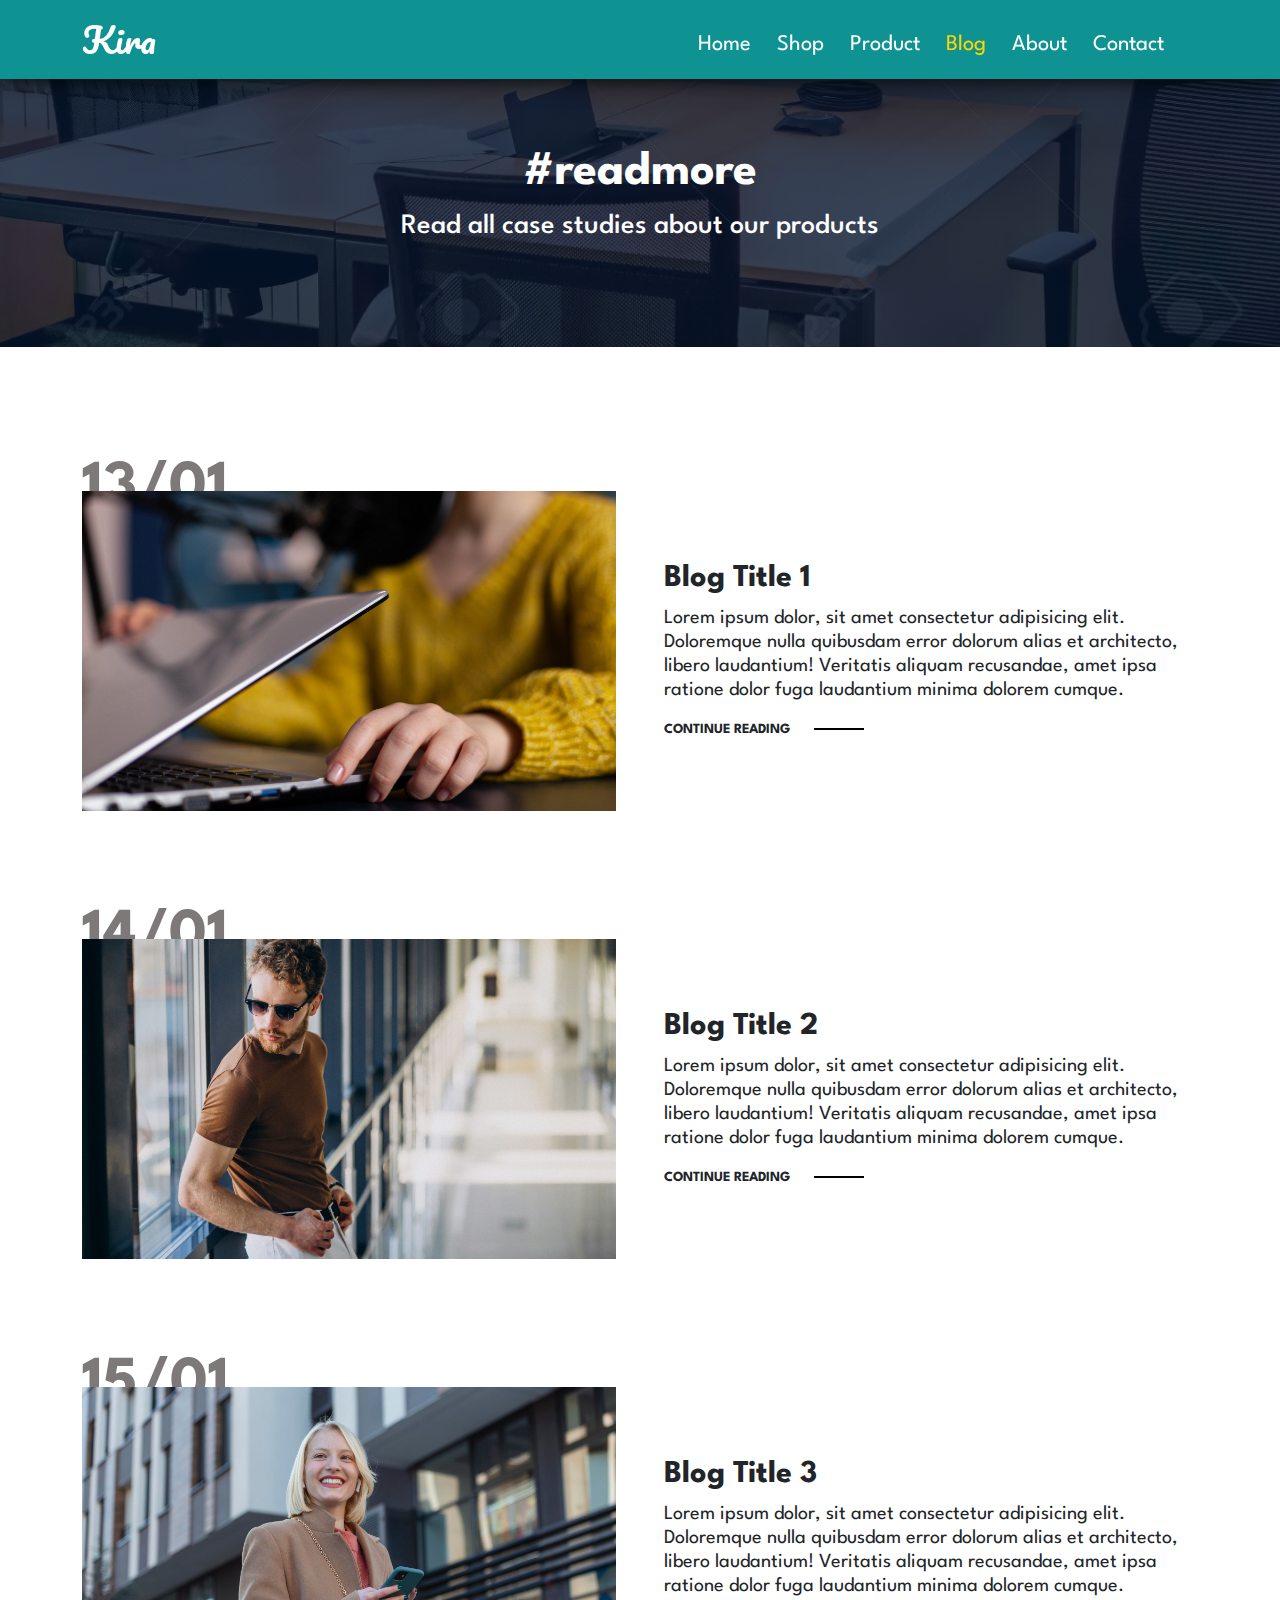
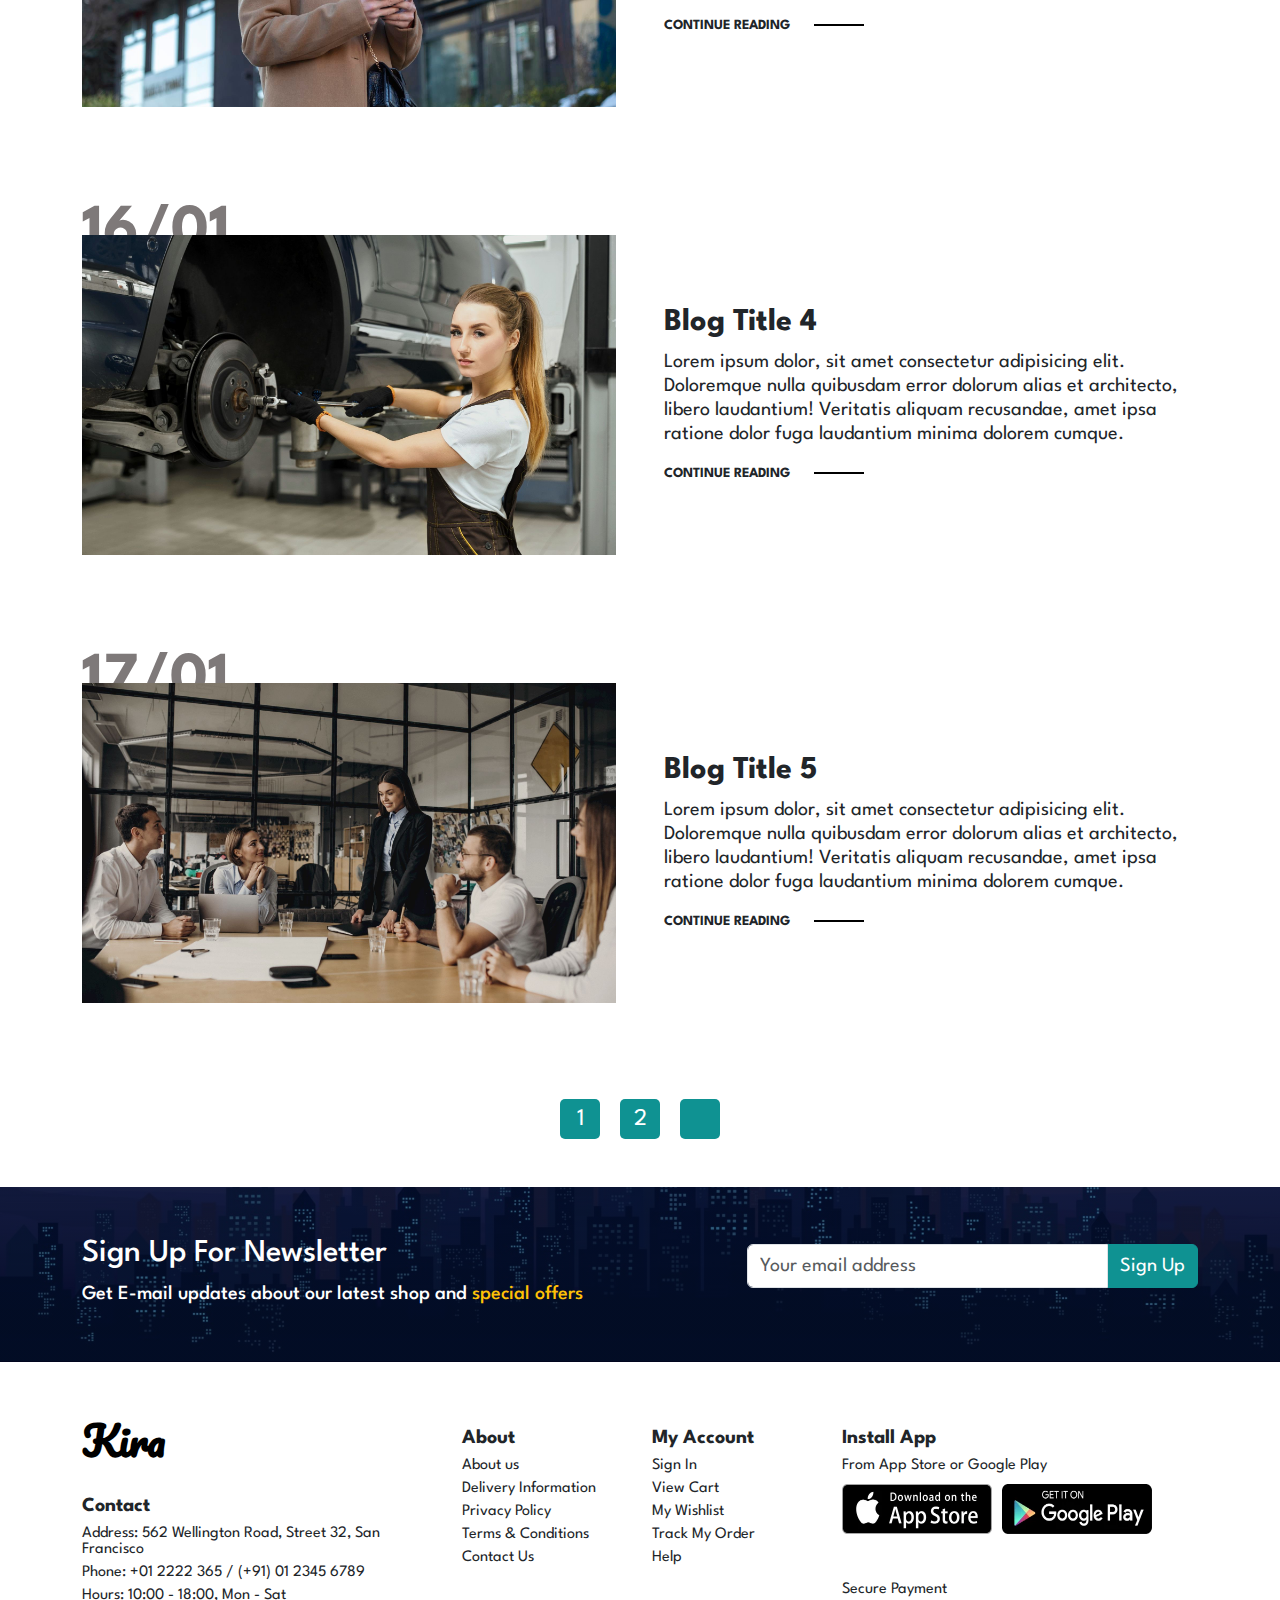
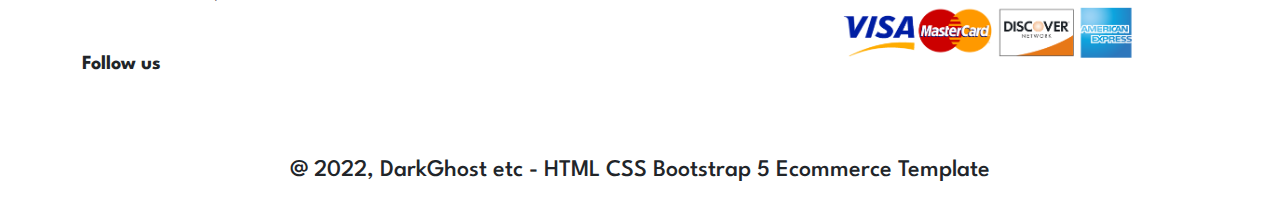
<file: blog.html>
<!DOCTYPE html>
<html lang="en">
<head>
    <meta charset="UTF-8">
    <meta http-equiv="X-UA-Compatible" content="IE=edge">
    <meta name="viewport" content="width=device-width, initial-scale=1.0">
    <!-- <link rel="stylesheet" href="../Resources/css/all.min.css">
    <link rel="stylesheet" href="../ResourcesTwo/css/bootstrap.min.css"> -->
    
    <link rel="stylesheet" href="https://cdnjs.cloudflare.com/ajax/libs/font-awesome/6.3.0/css/all.min.css" integrity="sha512-SzlrxWUlpfuzQ+pcUCosxcglQRNAq/DZjVsC0lE40xsADsfeQoEypE+enwcOiGjk/bSuGGKHEyjSoQ1zVisanQ==" crossorigin="anonymous" referrerpolicy="no-referrer" />

    <!-- Latest compiled and minified CSS -->
    <link href="https://cdn.jsdelivr.net/npm/bootstrap@5.2.3/dist/css/bootstrap.min.css" rel="stylesheet">
    
    <link rel="stylesheet" href="style.css">
    <title>Ecommerce : Bootstrap 5 Exercise 3</title>
</head>
<body>
    <!-- Nav -->
    <nav class="navbar navbar-expand-lg navbar-light py-2">
        <div class="container">
          <a class="navbar-brand" href="#">Kira</a>
          <button class="navbar-toggler" type="button" data-bs-toggle="collapse" data-bs-target="#navbarNav" aria-controls="navbarNav" aria-expanded="false" aria-label="Toggle navigation">
            <span class="navbar-toggler-icon"></span>
          </button>
          <div class="collapse navbar-collapse" id="navbarNav">
            <ul class="navbar-nav ms-auto">
              <li class="nav-item">
                <a class="nav-link" href="index.html">Home</a>
              </li>
              <li class="nav-item">
                <a class="nav-link" href="shop.html">Shop</a>
              </li>
              <li class="nav-item">
                <a class="nav-link" href="product.html">Product</a>
              </li>
              <li class="nav-item">
                <a class="nav-link activeTab" href="blog.html">Blog</a>
              </li>
              <li class="nav-item">
                <a class="nav-link" href="about.html" >About</a>
              </li>
              <li class="nav-item">
                <a class="nav-link" href="contact.html" >Contact</a>
              </li>
              <li class="nav-item">
                <a class="nav-link" href="cart.html" >
                    <i class="fas fa-shopping-cart"></i>
                </a>
              </li>
            </ul>
          </div>
        </div>
    </nav>

    <!-- Banner1 -->
    <section class="officeBanner banner py-5 mb-5">
        <div class="container-fluid pt-5">
            <div class="row py-5">
                <div class="col-12 text-center text-white">
                    <h1 class="fw-bold">#readmore</h1>
                    <h3>Read all case studies about our products</h3>
                </div>
            </div>
        </div>
    </section>

    <!-- Blog -->
    <section class="blog py-5">
        <div class="container py-5">
            <div class="row d-flex align-items-center margin-bottom-8 g-5">
                <div class="col-sm-6 blogImage">
                    <img src="image/blogImage1.jpeg" alt="" class="img-fluid">
                    <div class="date">13/01</div>
                </div>

                <div class="col-sm-6">
                    <h2 class="fw-bold">Blog Title 1</h2>
                    <p class="fs-5">Lorem ipsum dolor, sit amet consectetur adipisicing elit. Doloremque nulla quibusdam error dolorum alias et architecto, libero laudantium! Veritatis aliquam recusandae, amet ipsa ratione dolor fuga laudantium minima dolorem cumque.</p>
                    <small class="fw-bold">CONTINUE READING</small>
                    <span></span>
                </div>
            </div>

            <div class="row d-flex align-items-center margin-bottom-8 g-5">
                <div class="col-sm-6 blogImage">
                    <img src="image/blogImage2.jpeg" alt="" class="img-fluid">
                    <div class="date">14/01</div>
                </div>

                <div class="col-sm-6">
                    <h2 class="fw-bold">Blog Title 2</h2>
                    <p class="fs-5">Lorem ipsum dolor, sit amet consectetur adipisicing elit. Doloremque nulla quibusdam error dolorum alias et architecto, libero laudantium! Veritatis aliquam recusandae, amet ipsa ratione dolor fuga laudantium minima dolorem cumque.</p>
                    <small class="fw-bold">CONTINUE READING</small>
                    <span></span>
                </div>
            </div>

            <div class="row d-flex align-items-center margin-bottom-8 g-5">
                <div class="col-sm-6 blogImage">
                    <img src="image/blogImage3.jpeg" alt="" class="img-fluid">
                    <div class="date">15/01</div>
                </div>

                <div class="col-sm-6">
                    <h2 class="fw-bold">Blog Title 3</h2>
                    <p class="fs-5">Lorem ipsum dolor, sit amet consectetur adipisicing elit. Doloremque nulla quibusdam error dolorum alias et architecto, libero laudantium! Veritatis aliquam recusandae, amet ipsa ratione dolor fuga laudantium minima dolorem cumque.</p>
                    <small class="fw-bold">CONTINUE READING</small>
                    <span></span>
                </div>
            </div>

            <div class="row d-flex align-items-center margin-bottom-8 g-5">
                <div class="col-sm-6 blogImage">
                    <img src="image/blogImage4.jpeg" alt="" class="img-fluid">
                    <div class="date">16/01</div>
                </div>

                <div class="col-sm-6">
                    <h2 class="fw-bold">Blog Title 4</h2>
                    <p class="fs-5">Lorem ipsum dolor, sit amet consectetur adipisicing elit. Doloremque nulla quibusdam error dolorum alias et architecto, libero laudantium! Veritatis aliquam recusandae, amet ipsa ratione dolor fuga laudantium minima dolorem cumque.</p>
                    <small class="fw-bold">CONTINUE READING</small>
                    <span></span>
                </div>
            </div>

            <div class="row d-flex align-items-center g-5">
                <div class="col-sm-6 blogImage">
                    <img src="image/blogImage5.jpeg" alt="" class="img-fluid">
                    <div class="date">17/01</div>
                </div>

                <div class="col-sm-6">
                    <h2 class="fw-bold">Blog Title 5</h2>
                    <p class="fs-5">Lorem ipsum dolor, sit amet consectetur adipisicing elit. Doloremque nulla quibusdam error dolorum alias et architecto, libero laudantium! Veritatis aliquam recusandae, amet ipsa ratione dolor fuga laudantium minima dolorem cumque.</p>
                    <small class="fw-bold">CONTINUE READING</small>
                    <span></span>
                </div>
            </div>
        </div>
    </section>

    <!-- Pagination -->
    <section class="pagination">
        <div class="container">
            <div class="row">
                <div class="col-12">
                    <div class="paginationContainer d-flex align-items-center justify-content-center">
                        <div>
                            <span>1</span>
                        </div>
                        <div>
                            <span>2</span>
                        </div>
                        <div>
                            <i class="fa-solid fa-arrow-right"></i>
                        </div>
                    </div>
                </div>
            </div>
        </div>
    </section>

    <!-- Newsletter -->
    <section class="newsletter my-5">
      <div class="container">
        <div class="row d-flex align-items-center g-4">
          <div class="col-md-7 text-white">
            <h2>Sign Up For Newsletter</h2>
            <h5>Get E-mail updates about our latest shop and <span class="text-warning">special offers</span></h5>
          </div>

          <div class="col-md-5">
            <div class="input-group mb-3">
              <input type="text" class="form-control fs-5" placeholder="Your email address">
              <span class="input-group-text signUpBtn fs-5" id="basic-addon2">Sign Up</span>
            </div>
          </div>
        </div>
      </div>
    </section>

    <!-- Footer -->
    <section class="footer pb-2">
      <div class="container">
        <div class="row">
          <div class="col-lg-4 col-md-5 col-sm-6">
            <a href="" class="footerLogo">Kira</a>
            <h5 class="mt-4 fw-bold">Contact</h5>
            <p>Address: 562 Wellington Road, Street 32, San Francisco</p>
            <p>Phone: +01 2222 365 / (+91) 01 2345 6789</p>
            <p>Hours: 10:00 - 18:00, Mon - Sat</p>

            <h5 class="mt-5 fw-bold">Follow us</h5>
            <div class="icons">
              <i class="fab fa-facebook-f"></i>
              <i class="fab fa-twitter"></i>
              <i class="fab fa-instagram"></i>
              <i class="fab fa-pinterest-p"></i>
              <i class="fab fa-youtube"></i>
            </div>
          </div>

          <div class="col-lg-2 col-md-3 col-sm-4 mt-3">
            <h5 class="fw-bold">About</h5>
            <p>About us</p>
            <p>Delivery Information</p>
            <p>Privacy Policy</p>
            <p>Terms & Conditions</p>
            <p>Contact Us</p>
          </div>

          <div class="col-lg-2 col-md-3 col-sm-4 mt-3">
            <h5 class="fw-bold">My Account</h5>
            <p>Sign In</p>
            <p>View Cart</p>
            <p>My Wishlist</p>
            <p>Track My Order</p>
            <p>Help</p>
          </div>

          <div class="col-lg-4 col-md-5 col-sm-4 mt-3">
            <h5 class="fw-bold">Install App</h5>
            <p>From App Store or Google Play</p>
            <div class="logoContainer">
              <img src="image/apple.webp" alt="" class="apple">
              <img src="image/google.webp" alt="" class="google">
            </div>
            <div class="visaCard mt-5">
              <p>Secure Payment</p>
              <img src="image/visa2.png" alt="" class="visaImg">
            </div>
          </div>
        </div>

        <div class="row mt-5">
          <div class="col-12">
            <h4 class="text-center">@ 2022, DarkGhost etc - HTML CSS Bootstrap 5 Ecommerce Template</h4>
          </div>
        </div>
      </div>
    </section>

    <!-- <script src="../ResourcesTwo/js/bootstrap.min.js"></script> -->
    <!-- Latest compiled JavaScript -->
    <script src="https://cdn.jsdelivr.net/npm/bootstrap@5.2.3/dist/js/bootstrap.bundle.min.js"></script>
</body>
</html>
</file>
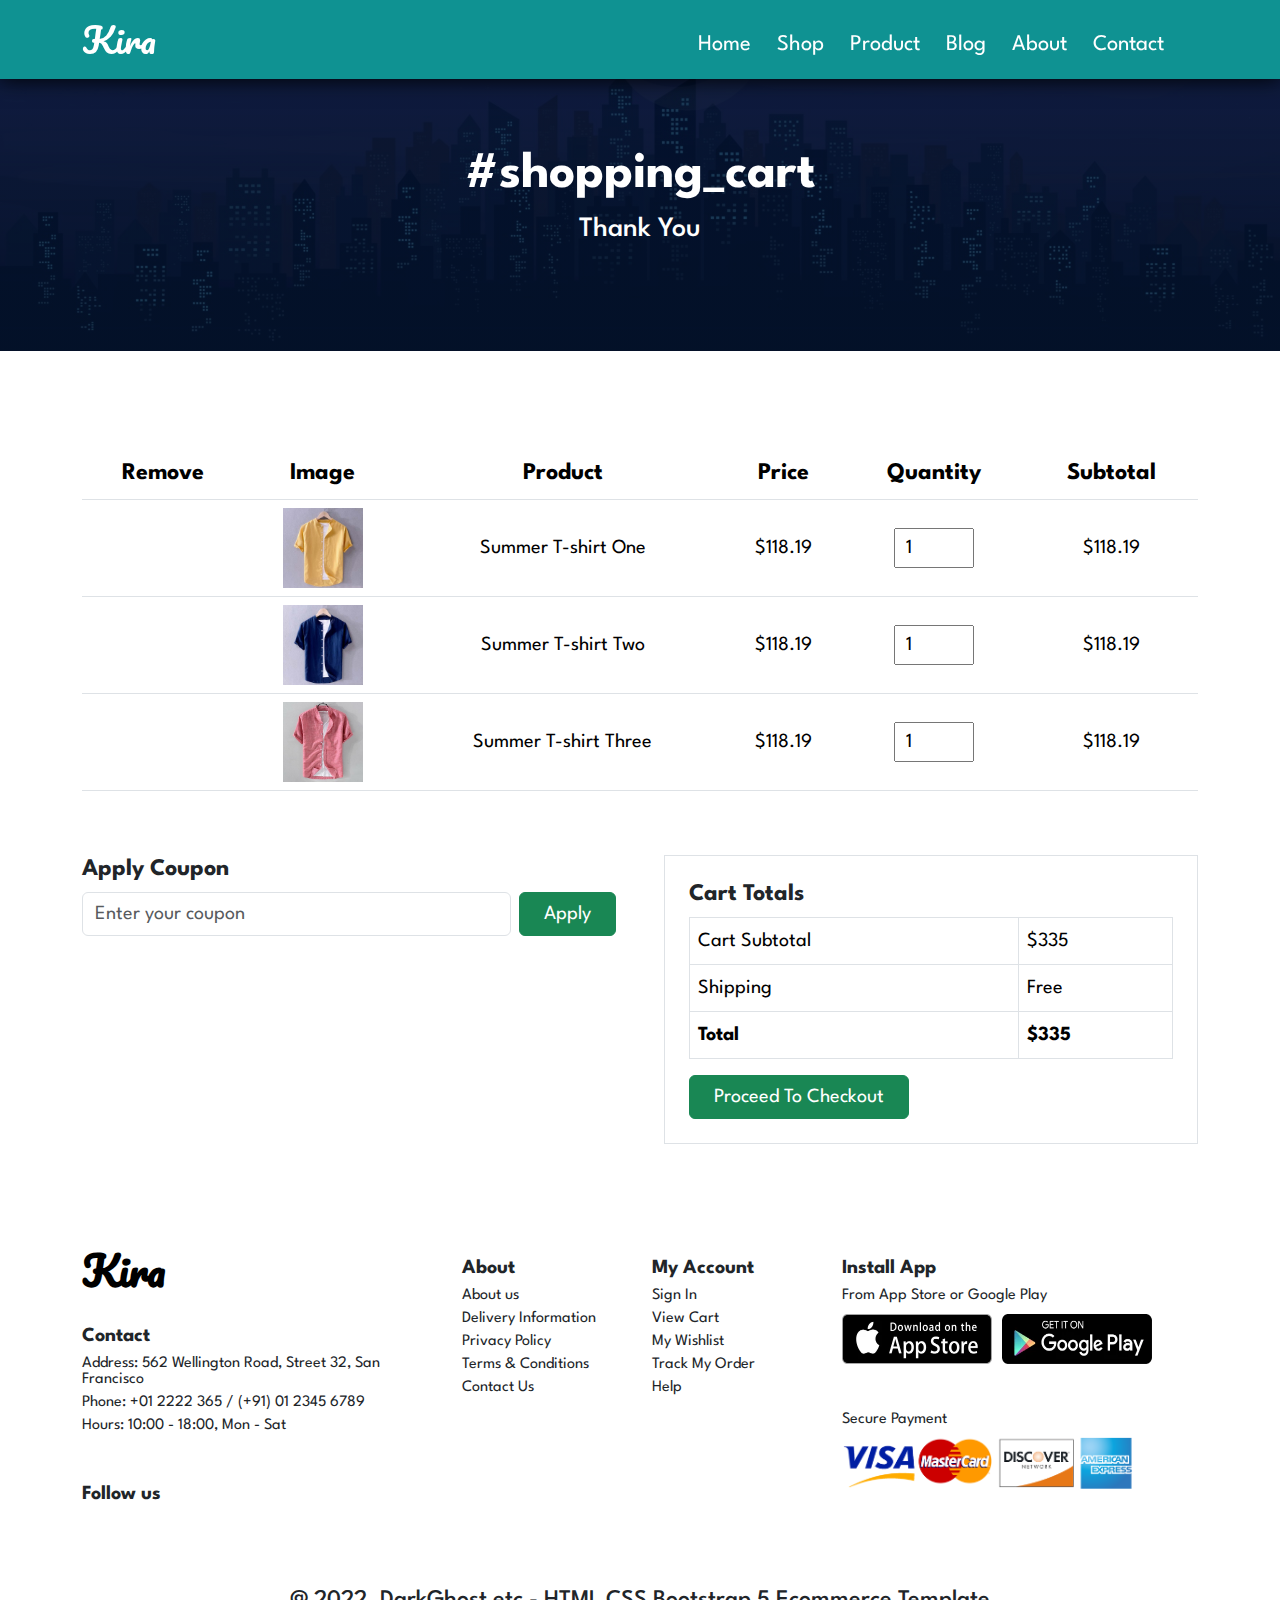
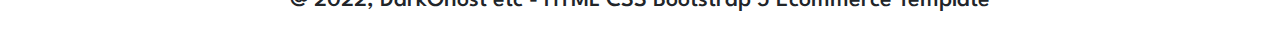
<file: cart.html>
<!DOCTYPE html>
<html lang="en">
<head>
    <meta charset="UTF-8">
    <meta http-equiv="X-UA-Compatible" content="IE=edge">
    <meta name="viewport" content="width=device-width, initial-scale=1.0">
    <!-- <link rel="stylesheet" href="../Resources/css/all.min.css">
    <link rel="stylesheet" href="../ResourcesTwo/css/bootstrap.min.css"> -->

    <link rel="stylesheet" href="https://cdnjs.cloudflare.com/ajax/libs/font-awesome/6.3.0/css/all.min.css" integrity="sha512-SzlrxWUlpfuzQ+pcUCosxcglQRNAq/DZjVsC0lE40xsADsfeQoEypE+enwcOiGjk/bSuGGKHEyjSoQ1zVisanQ==" crossorigin="anonymous" referrerpolicy="no-referrer" />

    <!-- Latest compiled and minified CSS -->
    <link href="https://cdn.jsdelivr.net/npm/bootstrap@5.2.3/dist/css/bootstrap.min.css" rel="stylesheet">

    <link rel="stylesheet" href="style.css">
    <title>Ecommerce : Bootstrap 5 Exercise 3</title>
</head>
<body>
    <!-- Nav -->
    <nav class="navbar navbar-expand-lg navbar-light py-2">
        <div class="container">
          <a class="navbar-brand" href="#">Kira</a>
          <button class="navbar-toggler" type="button" data-bs-toggle="collapse" data-bs-target="#navbarNav" aria-controls="navbarNav" aria-expanded="false" aria-label="Toggle navigation">
            <span class="navbar-toggler-icon"></span>
          </button>
          <div class="collapse navbar-collapse" id="navbarNav">
            <ul class="navbar-nav ms-auto">
              <li class="nav-item">
                <a class="nav-link" href="index.html">Home</a>
              </li>
              <li class="nav-item">
                <a class="nav-link" href="shop.html">Shop</a>
              </li>
              <li class="nav-item">
                <a class="nav-link" href="product.html">Product</a>
              </li>
              <li class="nav-item">
                <a class="nav-link" href="blog.html">Blog</a>
              </li>
              <li class="nav-item">
                <a class="nav-link" href="about.html" >About</a>
              </li>
              <li class="nav-item">
                <a class="nav-link" href="contact.html" >Contact</a>
              </li>
              <li class="nav-item">
                <a class="nav-link  activeTab" href="cart.html" >
                    <i class="fas fa-shopping-cart"></i>
                </a>
              </li>
            </ul>
          </div>
        </div>
    </nav>

     <!-- Banner1 -->
    <section class="aboutBanner cartBanner banner py-5 mb-5">
        <div class="container-fluid pt-5">
            <div class="row py-5">
                <div class="col-12 text-center text-white">
                    <h1>#shopping_cart</h1>
                    <h3>Thank You</h3>
                </div>
            </div>
        </div>
    </section>

    <!-- Product table -->
    <section class="product-table py-5">
        <div class="container">
            <div class="row">
              <div style="overflow-x: auto;">
                <table class="table text-center">
                  <thead>
                    <tr class="fs-4">
                      <th scope="col">Remove</th>
                      <th scope="col">Image</th>
                      <th scope="col">Product</th>
                      <th scope="col">Price</th>
                      <th scope="col">Quantity</th>
                      <th scope="col">Subtotal</th>
                    </tr>
                  </thead>
                  <tbody class="fs-5">
                    <tr>
                      <th scope="row" class="align-middle"><i class="far fa-times-circle"></i></th>
                      <td><img src="image/shirt1.jpg" alt="" class="align-middle"></td>
                      <td class="align-middle">Summer T-shirt One</td>
                      <td class="align-middle">$118.19</td>
                      <td class="align-middle"><input type="number" value="1" min="1"></td>
                      <td class="align-middle">$118.19</td>
                    </tr>
  
                    <tr>
                      <th scope="row" class="align-middle"><i class="far fa-times-circle"></i></th>
                      <td><img src="image/shirt2.jpg" alt="" class="align-middle"></td>
                      <td class="align-middle">Summer T-shirt Two</td>
                      <td class="align-middle">$118.19</td>
                      <td class="align-middle"><input type="number" value="1" min="1"></td>
                      <td class="align-middle">$118.19</td>
                    </tr>
  
                    <tr>
                      <th scope="row" class="align-middle"><i class="far fa-times-circle"></i></th>
                      <td><img src="image/shirt3.jpg" alt="" class="align-middle"></td>
                      <td class="align-middle">Summer T-shirt Three</td>
                      <td class="align-middle">$118.19</td>
                      <td class="align-middle"><input type="number" value="1" min="1"></td>
                      <td class="align-middle">$118.19</td>
                    </tr>
                  </tbody>
                </table>
              </div>
            </div>
        </div>
    </section>

    <!-- Coupon and Totals -->
    <section class="couponAndTotal pb-5">
        <div class="container pb-5">
            <div class="row g-5">
                <div class="col-lg-6">
                    <h4 class="fw-bold">Apply Coupon</h4>
                    <div class="d-flex">
                      <input type="text" class="form-control fs-5 me-2" placeholder="Enter your coupon">
                      <button class="btn btn-success fs-5 px-4">Apply</button>
                    </div>
                </div>

                <div class="col-lg-6">
                    <div class="p-4 border">
                      <h4 class="fw-bold">Cart Totals</h4>
                      <table class="table">
                        <tbody>
                            <tr>
                              <td class="border fs-5">Cart Subtotal</td>
                              <td class="border fs-5">$335</td>
                            </tr>

                            <tr>
                              <td class="border fs-5">Shipping</td>
                              <td class="border fs-5">Free</td>
                            </tr>

                            <tr>
                              <th class="border fs-5">Total</td>
                              <th class="border fs-5">$335</td>
                            </tr>
                        </tbody>
                      </table>

                      <button class="btn btn-success fs-5 px-4">Proceed To Checkout</button>
                    </div>
                </div>
            </div>
        </div>
    </section>

    <!-- Footer -->
    <section class="footer pb-2">
      <div class="container">
        <div class="row">
          <div class="col-lg-4 col-md-5 col-sm-6">
            <a href="" class="footerLogo">Kira</a>
            <h5 class="mt-4 fw-bold">Contact</h5>
            <p>Address: 562 Wellington Road, Street 32, San Francisco</p>
            <p>Phone: +01 2222 365 / (+91) 01 2345 6789</p>
            <p>Hours: 10:00 - 18:00, Mon - Sat</p>

            <h5 class="mt-5 fw-bold">Follow us</h5>
            <div class="icons">
              <i class="fab fa-facebook-f"></i>
              <i class="fab fa-twitter"></i>
              <i class="fab fa-instagram"></i>
              <i class="fab fa-pinterest-p"></i>
              <i class="fab fa-youtube"></i>
            </div>
          </div>

          <div class="col-lg-2 col-md-3 col-sm-4 mt-3">
            <h5 class="fw-bold">About</h5>
            <p>About us</p>
            <p>Delivery Information</p>
            <p>Privacy Policy</p>
            <p>Terms & Conditions</p>
            <p>Contact Us</p>
          </div>

          <div class="col-lg-2 col-md-3 col-sm-4 mt-3">
            <h5 class="fw-bold">My Account</h5>
            <p>Sign In</p>
            <p>View Cart</p>
            <p>My Wishlist</p>
            <p>Track My Order</p>
            <p>Help</p>
          </div>

          <div class="col-lg-4 col-md-5 col-sm-4 mt-3">
            <h5 class="fw-bold">Install App</h5>
            <p>From App Store or Google Play</p>
            <div class="logoContainer">
              <img src="image/apple.webp" alt="" class="apple">
              <img src="image/google.webp" alt="" class="google">
            </div>
            <div class="visaCard mt-5">
              <p>Secure Payment</p>
              <img src="image/visa2.png" alt="" class="visaImg">
            </div>
          </div>
        </div>

        <div class="row mt-5">
          <div class="col-12">
            <h4 class="text-center">@ 2022, DarkGhost etc - HTML CSS Bootstrap 5 Ecommerce Template</h4>
          </div>
        </div>
      </div>
    </section>

   <!--  <script src="../ResourcesTwo/js/bootstrap.min.js"></script> -->

   <!-- Latest compiled JavaScript -->
  <script src="https://cdn.jsdelivr.net/npm/bootstrap@5.2.3/dist/js/bootstrap.bundle.min.js"></script>

</body>
</html>
</file>
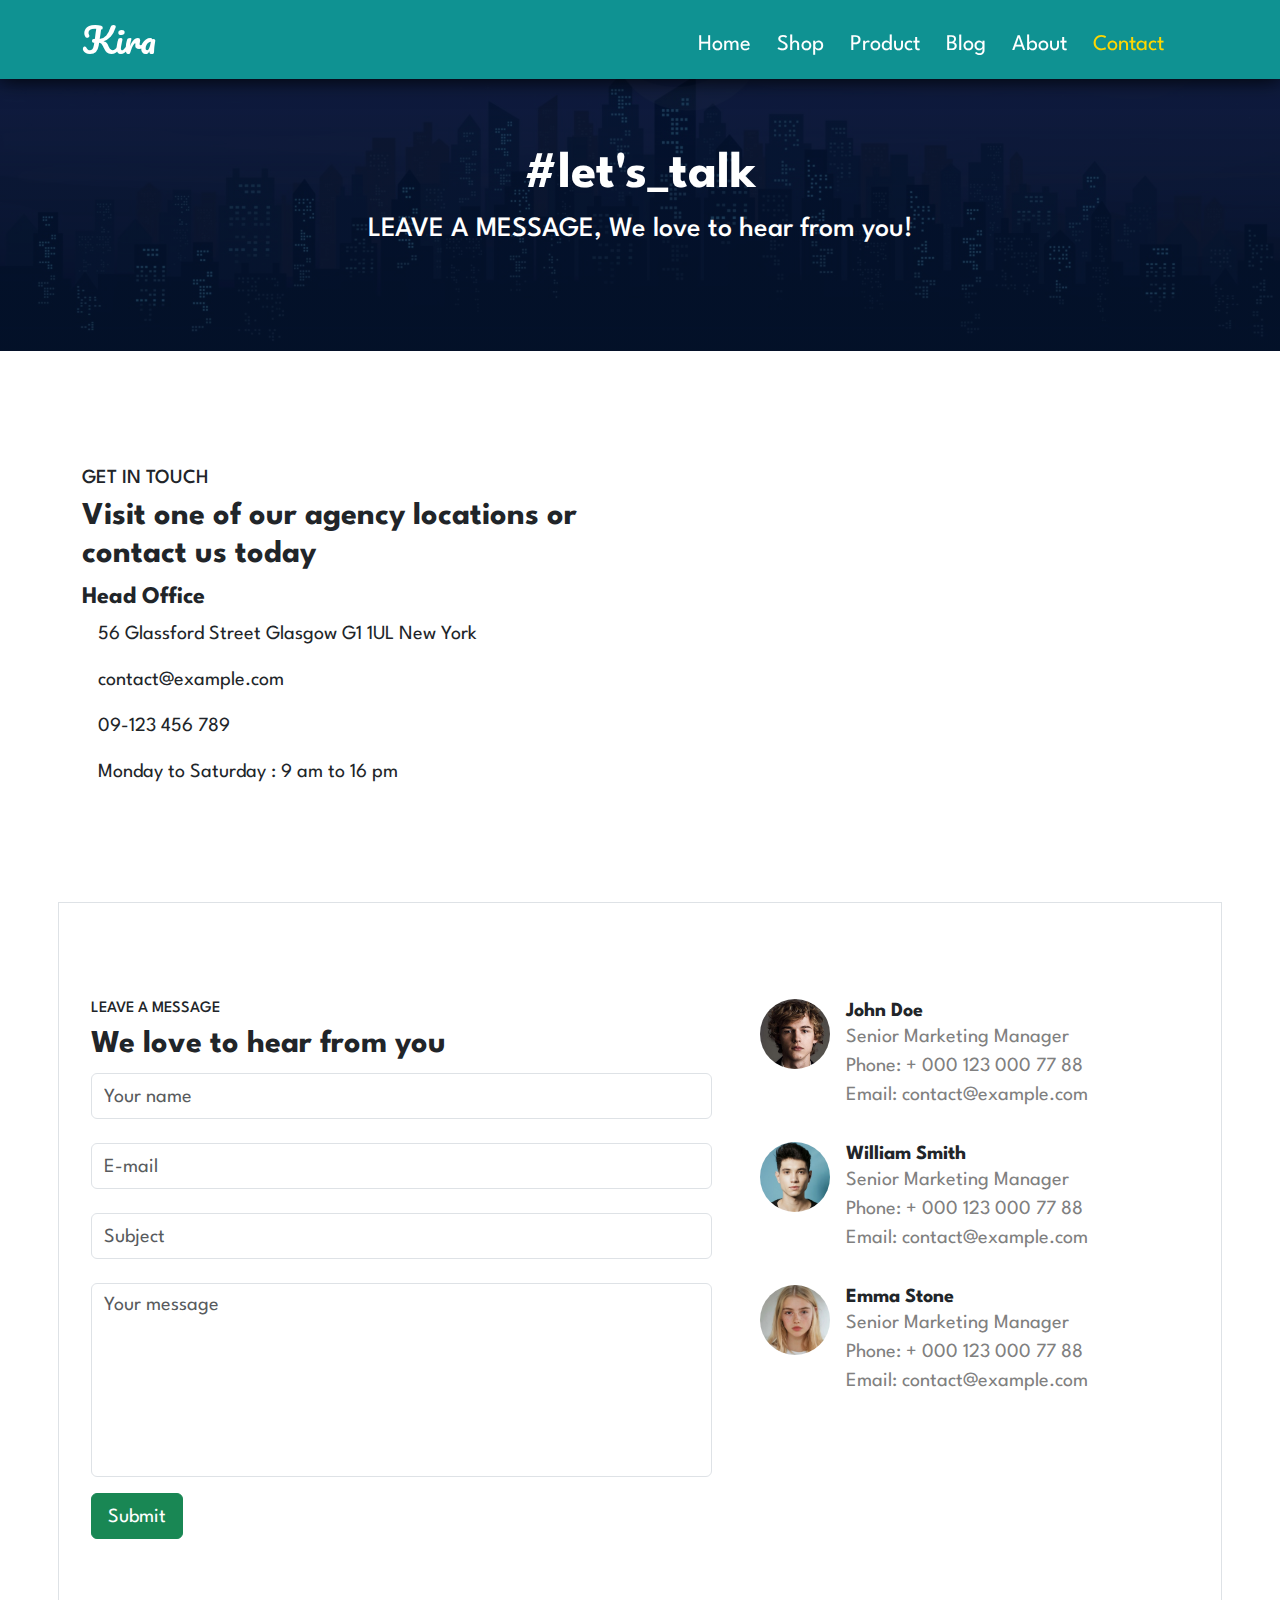
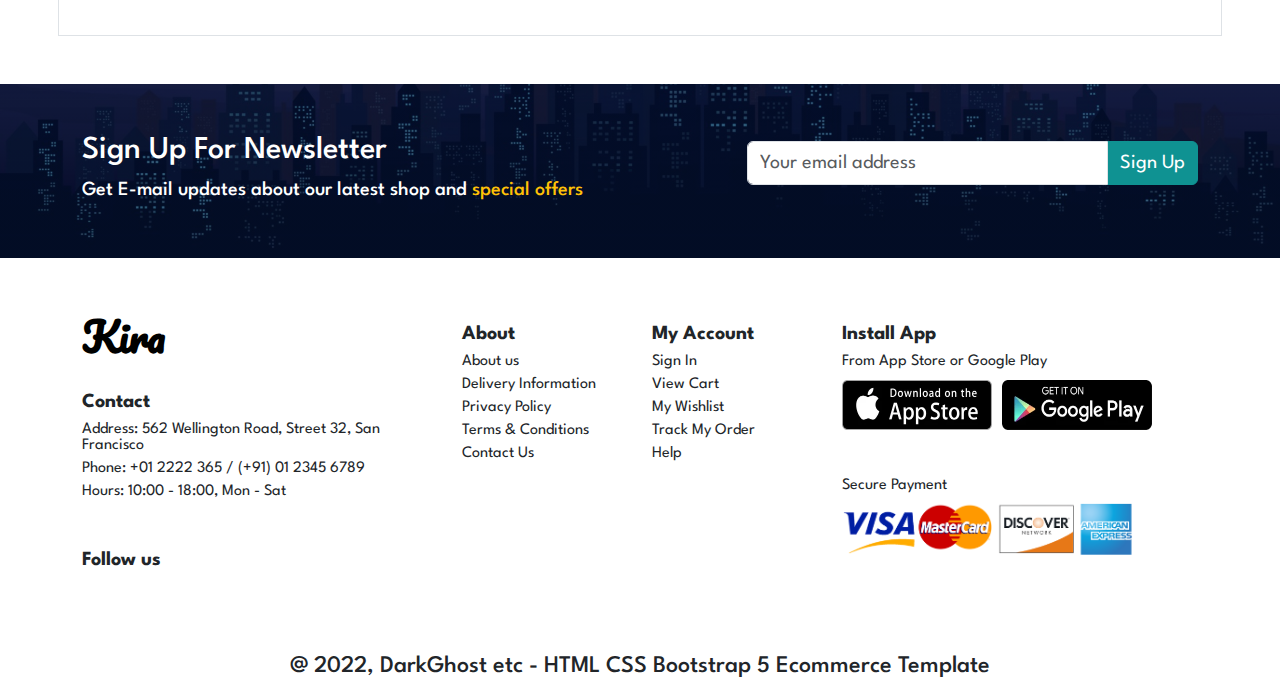
<file: contact.html>
<!DOCTYPE html>
<html lang="en">
<head>
    <meta charset="UTF-8">
    <meta http-equiv="X-UA-Compatible" content="IE=edge">
    <meta name="viewport" content="width=device-width, initial-scale=1.0">
    <!-- <link rel="stylesheet" href="../Resources/css/all.min.css">
    <link rel="stylesheet" href="../ResourcesTwo/css/bootstrap.min.css"> -->

    <link rel="stylesheet" href="https://cdnjs.cloudflare.com/ajax/libs/font-awesome/6.3.0/css/all.min.css" integrity="sha512-SzlrxWUlpfuzQ+pcUCosxcglQRNAq/DZjVsC0lE40xsADsfeQoEypE+enwcOiGjk/bSuGGKHEyjSoQ1zVisanQ==" crossorigin="anonymous" referrerpolicy="no-referrer" />

    <!-- Latest compiled and minified CSS -->
    <link href="https://cdn.jsdelivr.net/npm/bootstrap@5.2.3/dist/css/bootstrap.min.css" rel="stylesheet">
    
    
    <link rel="stylesheet" href="style.css">
    <title>Ecommerce : Bootstrap 5 Exercise 3</title>
</head>
<body>
    <!-- Nav -->
    <nav class="navbar navbar-expand-lg navbar-light py-2">
        <div class="container">
          <a class="navbar-brand" href="#">Kira</a>
          <button class="navbar-toggler" type="button" data-bs-toggle="collapse" data-bs-target="#navbarNav" aria-controls="navbarNav" aria-expanded="false" aria-label="Toggle navigation">
            <span class="navbar-toggler-icon"></span>
          </button>
          <div class="collapse navbar-collapse" id="navbarNav">
            <ul class="navbar-nav ms-auto">
              <li class="nav-item">
                <a class="nav-link" href="index.html">Home</a>
              </li>
              <li class="nav-item">
                <a class="nav-link" href="shop.html">Shop</a>
              </li>
              <li class="nav-item">
                <a class="nav-link" href="product.html">Product</a>
              </li>
              <li class="nav-item">
                <a class="nav-link" href="blog.html">Blog</a>
              </li>
              <li class="nav-item">
                <a class="nav-link" href="about.html" >About</a>
              </li>
              <li class="nav-item">
                <a class="nav-link activeTab" href="contact.html" >Contact</a>
              </li>
              <li class="nav-item">
                <a class="nav-link" href="cart.html" >
                    <i class="fas fa-shopping-cart"></i>
                </a>
              </li>
            </ul>
          </div>
        </div>
    </nav>

     <!-- Banner1 -->
    <section class="aboutBanner banner py-5 mb-5">
        <div class="container-fluid pt-5">
            <div class="row py-5">
                <div class="col-12 text-center text-white">
                    <h1>#let's_talk</h1>
                    <h3>LEAVE A MESSAGE, We love to hear from you!</h3>
                </div>
            </div>
        </div>
    </section>

    <!-- Contact -->
    <section class="contact py-5">
        <div class="container">
            <div class="row d-flex align-items-center">
                <div class="col-lg-6 mb-5">
                    <h5>GET IN TOUCH</h5>
                    <h2 class="fw-bold">Visit one of our agency locations or contact us today</h2>
                    <h4 class="fw-bold">Head Office</h4>
                    <div class="fs-5 mb-3">
                        <i class="far fa-map"></i>
                        <span class="ms-3">56 Glassford Street Glasgow G1 1UL New York</span>
                    </div>
                    <div class="fs-5 mb-3">
                        <i class="far fa-envelope"></i>
                        <span class="ms-3">contact@example.com</span>
                    </div>
                    <div class="fs-5 mb-3">
                        <i class="fas fa-phone-alt"></i>
                        <span class="ms-3">09-123 456 789</span>
                    </div>
                    <div class="fs-5">
                        <i class="far fa-clock"></i>
                        <span class="ms-3">Monday to Saturday : 9 am to 16 pm</span>
                    </div>
                </div>

                <div class="col-lg-6 map mb-5">
                    <div class="map">
                        <iframe src="https://www.google.com/maps/embed?pb=!1m18!1m12!1m3!1d2469.808802525445!2d-1.256555484681452!3d51.754819700404106!2m3!1f0!2f0!3f0!3m2!1i1024!2i768!4f13.1!3m3!1m2!1s0x4876c6a9ef8c485b%3A0xd2ff1883a001afed!2sUniversity%20of%20Oxford!5e0!3m2!1sen!2smm!4v1679413556183!5m2!1sen!2smm" width="100%" height="350" style="border:0;" allowfullscreen="" loading="lazy" referrerpolicy="no-referrer-when-downgrade"></iframe>
                    </div>
                </div>
            </div>
        </div>
    </section>

    <!-- Form -->
    <section class="form">
        <div class="container">
            <div class="row border py-5 px-2 d-flex gx-5">
                <div class="col-lg-7 my-5">
                  <h6>LEAVE A MESSAGE</h6>
                  <h2 class="fw-bold">We love to hear from you</h2>
                  <input type="text" placeholder="Your name" class="form-control pt-2 fs-5 mb-4">
                  <input type="text" placeholder="E-mail" class="form-control pt-2 fs-5 mb-4">
                  <input type="text" placeholder="Subject" class="form-control pt-2 fs-5 mb-4">
                  <textarea placeholder="Your message" class="form-control fs-5" rows="6"></textarea>
                  <button type="button" class="btn btn-success mt-3 pt-2 fs-5 px-3">Submit</button>
                </div>

                <div class="col-lg-5 my-5">
                  <div class="profile mb-4 d-flex">
                    <div class="me-3"><img src="image/face2.jpg"></div>
                    <div>
                      <h5 class="fw-bold">John Doe</h5>
                      <p class="fs-5 gray">Senior Marketing Manager</p>
                      <p class="fs-5 gray">Phone: + 000 123 000 77 88</p>
                      <p class="fs-5 gray">Email: contact@example.com</p>
                    </div>
                  </div>

                  <div class="profile mb-4 d-flex">
                    <div class="me-3"><img src="image/face5.jpg"></div>
                    <div>
                      <h5 class="fw-bold">William Smith</h5>
                      <p class="fs-5 gray">Senior Marketing Manager</p>
                      <p class="fs-5 gray">Phone: + 000 123 000 77 88</p>
                      <p class="fs-5 gray">Email: contact@example.com</p>
                    </div>
                  </div>

                  <div class="profile d-flex">
                    <div class="me-3"><img src="image/face4.jpg"></div>
                    <div>
                      <h5 class="fw-bold">Emma Stone</h5>
                      <p class="fs-5 gray">Senior Marketing Manager</p>
                      <p class="fs-5 gray">Phone: + 000 123 000 77 88</p>
                      <p class="fs-5 gray">Email: contact@example.com</p>
                    </div>
                  </div>
                </div>
            </div>
        </div>
    </section>

    <!-- Newsletter -->
    <section class="newsletter my-5">
      <div class="container">
        <div class="row d-flex align-items-center g-4">
          <div class="col-md-7 text-white">
            <h2>Sign Up For Newsletter</h2>
            <h5>Get E-mail updates about our latest shop and <span class="text-warning">special offers</span></h5>
          </div>

          <div class="col-md-5">
            <div class="input-group mb-3">
              <input type="text" class="form-control fs-5" placeholder="Your email address">
              <span class="input-group-text signUpBtn fs-5" id="basic-addon2">Sign Up</span>
            </div>
          </div>
        </div>
      </div>
    </section>

    <!-- Footer -->
    <section class="footer pb-2">
      <div class="container">
        <div class="row">
          <div class="col-lg-4 col-md-5 col-sm-6">
            <a href="" class="footerLogo">Kira</a>
            <h5 class="mt-4 fw-bold">Contact</h5>
            <p>Address: 562 Wellington Road, Street 32, San Francisco</p>
            <p>Phone: +01 2222 365 / (+91) 01 2345 6789</p>
            <p>Hours: 10:00 - 18:00, Mon - Sat</p>

            <h5 class="mt-5 fw-bold">Follow us</h5>
            <div class="icons">
              <i class="fab fa-facebook-f"></i>
              <i class="fab fa-twitter"></i>
              <i class="fab fa-instagram"></i>
              <i class="fab fa-pinterest-p"></i>
              <i class="fab fa-youtube"></i>
            </div>
          </div>

          <div class="col-lg-2 col-md-3 col-sm-4 mt-3">
            <h5 class="fw-bold">About</h5>
            <p>About us</p>
            <p>Delivery Information</p>
            <p>Privacy Policy</p>
            <p>Terms & Conditions</p>
            <p>Contact Us</p>
          </div>

          <div class="col-lg-2 col-md-3 col-sm-4 mt-3">
            <h5 class="fw-bold">My Account</h5>
            <p>Sign In</p>
            <p>View Cart</p>
            <p>My Wishlist</p>
            <p>Track My Order</p>
            <p>Help</p>
          </div>

          <div class="col-lg-4 col-md-5 col-sm-4 mt-3">
            <h5 class="fw-bold">Install App</h5>
            <p>From App Store or Google Play</p>
            <div class="logoContainer">
              <img src="image/apple.webp" alt="" class="apple">
              <img src="image/google.webp" alt="" class="google">
            </div>
            <div class="visaCard mt-5">
              <p>Secure Payment</p>
              <img src="image/visa2.png" alt="" class="visaImg">
            </div>
          </div>
        </div>

        <div class="row mt-5">
          <div class="col-12">
            <h4 class="text-center">@ 2022, DarkGhost etc - HTML CSS Bootstrap 5 Ecommerce Template</h4>
          </div>
        </div>
      </div>
    </section>

    <!-- <script src="../ResourcesTwo/js/bootstrap.min.js"></script> -->

    <!-- Latest compiled JavaScript -->
    <script src="https://cdn.jsdelivr.net/npm/bootstrap@5.2.3/dist/js/bootstrap.bundle.min.js"></script>
</body>
</html>
</file>
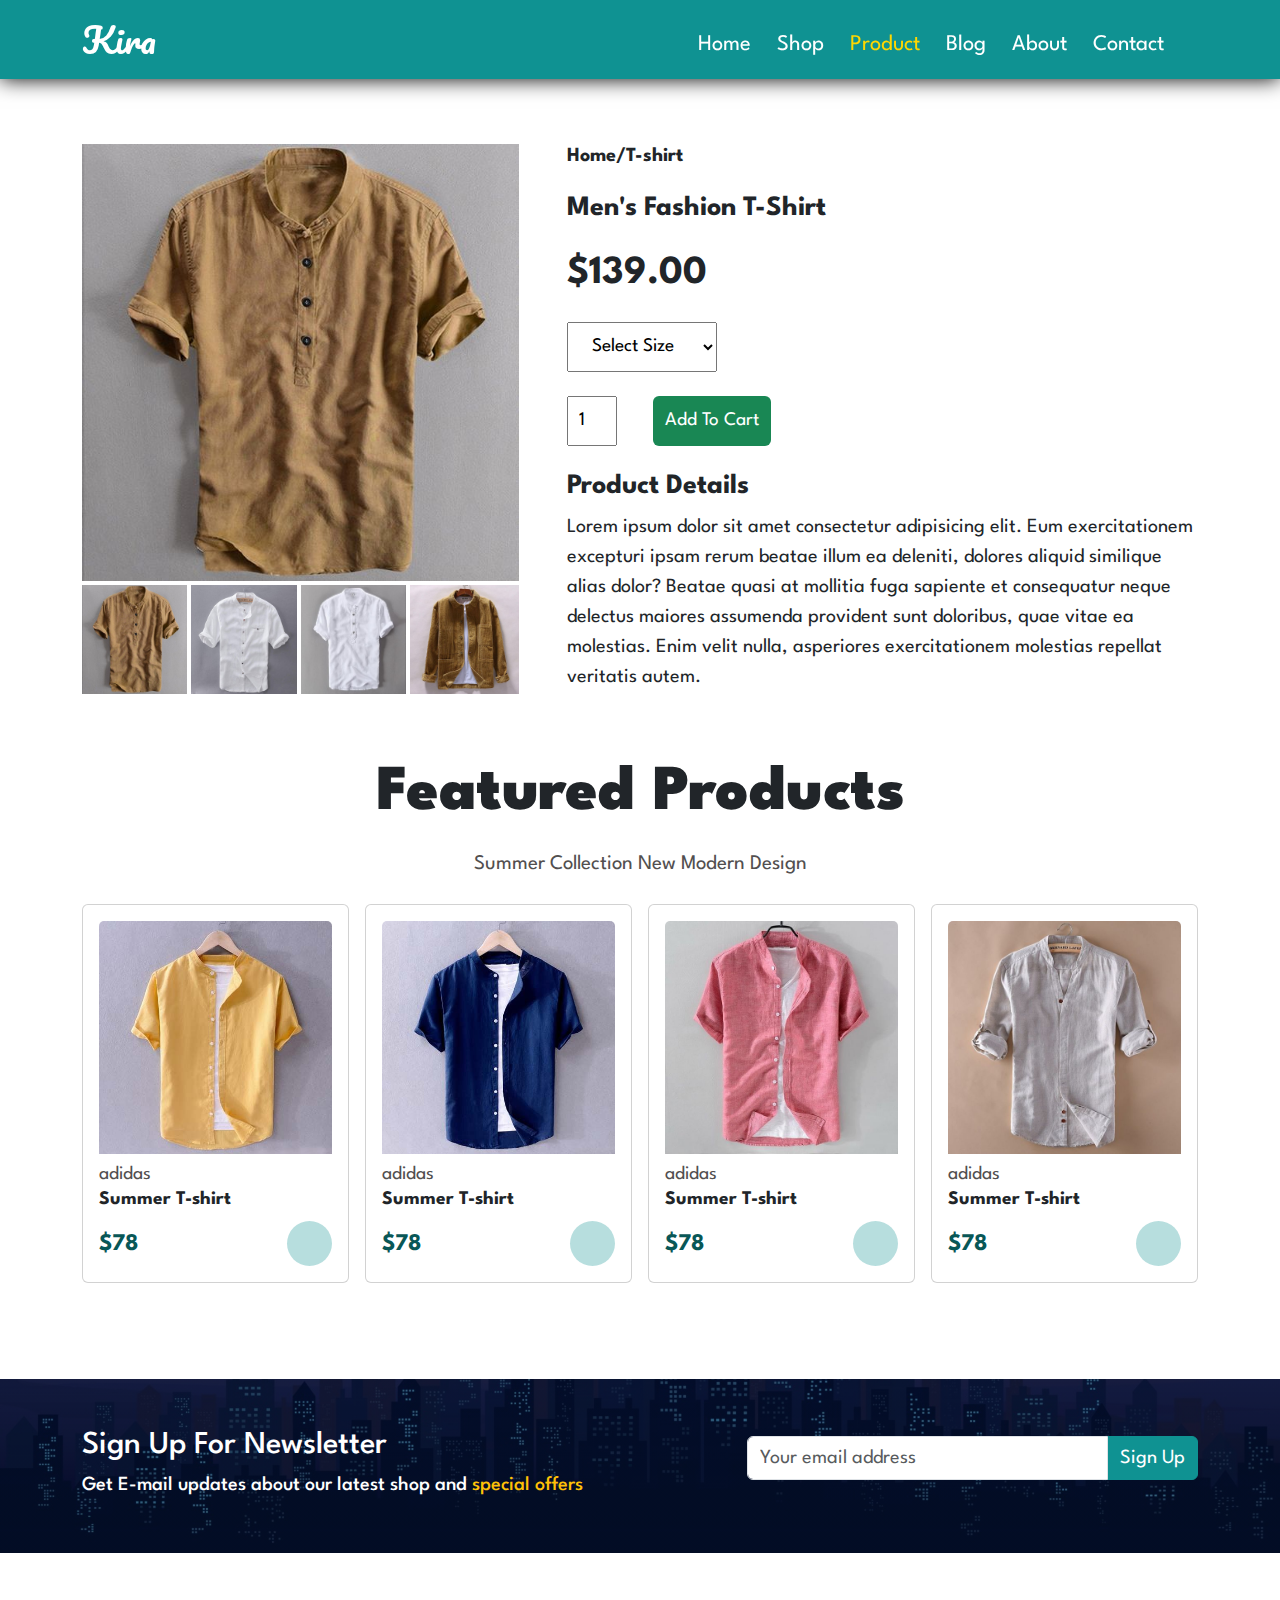
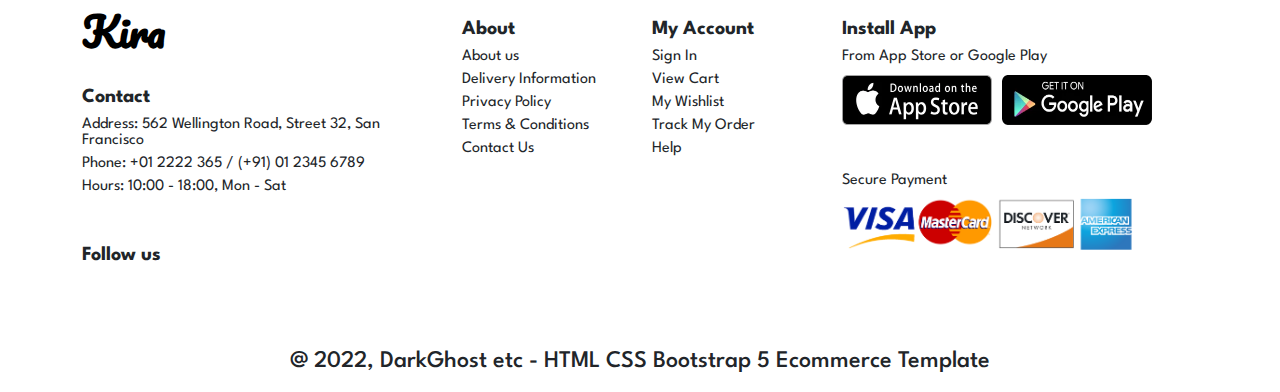
<file: product.html>
<!DOCTYPE html>
<html lang="en">
<head>
    <meta charset="UTF-8">
    <meta http-equiv="X-UA-Compatible" content="IE=edge">
    <meta name="viewport" content="width=device-width, initial-scale=1.0">
    <!-- <link rel="stylesheet" href="../Resources/css/all.min.css">
    <link rel="stylesheet" href="../ResourcesTwo/css/bootstrap.min.css"> -->
    
    <link rel="stylesheet" href="https://cdnjs.cloudflare.com/ajax/libs/font-awesome/6.3.0/css/all.min.css" integrity="sha512-SzlrxWUlpfuzQ+pcUCosxcglQRNAq/DZjVsC0lE40xsADsfeQoEypE+enwcOiGjk/bSuGGKHEyjSoQ1zVisanQ==" crossorigin="anonymous" referrerpolicy="no-referrer" />

    <!-- Latest compiled and minified CSS -->
    <link href="https://cdn.jsdelivr.net/npm/bootstrap@5.2.3/dist/css/bootstrap.min.css" rel="stylesheet">

    <link rel="stylesheet" href="style.css">
    <title>Ecommerce : Bootstrap 5 Exercise 3</title>
</head>
<body>
    <!-- Nav -->
    <nav class="navbar navbar-expand-lg navbar-light py-2">
        <div class="container">
          <a class="navbar-brand" href="#">Kira</a>
          <button class="navbar-toggler" type="button" data-bs-toggle="collapse" data-bs-target="#navbarNav" aria-controls="navbarNav" aria-expanded="false" aria-label="Toggle navigation">
            <span class="navbar-toggler-icon"></span>
          </button>
          <div class="collapse navbar-collapse" id="navbarNav">
            <ul class="navbar-nav ms-auto">
              <li class="nav-item">
                <a class="nav-link" href="index.html">Home</a>
              </li>
              <li class="nav-item">
                <a class="nav-link" href="shop.html">Shop</a>
              </li>
              <li class="nav-item">
                <a class="nav-link activeTab" href="product.html">Product</a>
              </li>
              <li class="nav-item">
                <a class="nav-link" href="blog.html">Blog</a>
              </li>
              <li class="nav-item">
                <a class="nav-link" href="about.html" >About</a>
              </li>
              <li class="nav-item">
                <a class="nav-link" href="contact.html" >Contact</a>
              </li>
              <li class="nav-item">
                <a class="nav-link" href="cart.html" >
                    <i class="fas fa-shopping-cart"></i>
                </a>
              </li>
            </ul>
          </div>
        </div>
    </nav>

    <!-- Product -->
    <section class="product py-5">
        <div class="container pt-5">
            <div class="row pt-5 g-5">
                <div class="col-lg-5 col-md-8 mx-auto">
                    <div class="productImageContainer">
                        <div class="mainImage">
                            <img src="image/shirt10.jpg" alt="" class="img-fluid w-100">
                        </div>
                        <div class="smallImage d-flex">
                            <img src="image/shirt10.jpg" alt="" class="w-25 pt-1 pe-1">
                            <img src="image/shirt6.jpg" alt="" class="w-25 pt-1 pe-1">
                            <img src="image/shirt7.jpg" alt="" class="w-25 pt-1 pe-1">
                            <img src="image/shirt12.jpg" alt="" class="w-25 pt-1">
                        </div>
                    </div>
                </div>

                <div class="col-lg-7">
                    <h5 class="fw-bold">Home/T-shirt</h5>
                    <h3 class="mt-4 fw-bold">Men's Fashion T-Shirt</h3>
                    <h1 class="my-4 fw-bold">$139.00</h1>
                    <select>
                        <option value="">Select Size</option>
                        <option value="">XL</option>
                        <option value="">XXL</option>
                        <option value="">Small</option>
                        <option value="">Large</option>
                    </select>
                    <div class="inputAndBtn mt-4">
                        <input type="number" min="1" value="1">
                        <button type="button" class="btn btn-success">Add To Cart</button>
                    </div>

                    <h3 class="mt-4 fw-bold">Product Details</h3>
                    <p class="fs-5">Lorem ipsum dolor sit amet consectetur adipisicing elit. Eum exercitationem excepturi ipsam rerum beatae illum ea deleniti, dolores aliquid similique alias dolor? Beatae quasi at mollitia fuga sapiente et consequatur neque delectus maiores assumenda provident sunt doloribus, quae vitae ea molestias. Enim velit nulla, asperiores exercitationem molestias repellat veritatis autem.</p>
                </div>
            </div>
        </div>
    </section>


    <!-- Product Show -->
    <section class="productShow">
      <div class="container pb-5">
        <div class="row">
          <div class="col-12">
              <h1 class="text-center h1-font">Featured Products</h1>
              <p class="text-center p-font py-2">Summer Collection New Modern Design</p>
          </div>
        </div>

        <div class="row g-3 d-flex justify-content-center">
            <div class="col-lg-3 col-md-4 col-sm-6 col-10">
                <div class="card p-3">
                    <img src="image/shirt1.jpg" class="card-img-top img-fluid" alt="...">
                    <div class="cardBody">
                      <p class="p-font mt-3">adidas</p>
                      <p class="fw-bold">Summer T-shirt</p>
                      <div class="stars">
                        <i class="fa-solid fa-star"></i>
                        <i class="fa-solid fa-star"></i>
                        <i class="fa-solid fa-star"></i>
                        <i class="fa-solid fa-star"></i>
                        <i class="fa-solid fa-star"></i>
                      </div>
                      <div class="priceAndCart mt-1 d-flex justify-content-between">
                        <span class="price fs-4 fw-bold">$78</span>
                       <div>
                        <i class="fas fa-shopping-cart fs-5 mt-1"></i>
                       </div>
                      </div>
                    </div>
                  </div>
            </div>

            <div class="col-lg-3 col-md-4 col-sm-6 col-10">
                <div class="card p-3">
                    <img src="image/shirt2.jpg" class="card-img-top img-fluid" alt="...">
                    <div class="cardBody">
                      <p class="p-font mt-3">adidas</p>
                      <p class="fw-bold">Summer T-shirt</p>
                      <div class="stars">
                        <i class="fa-solid fa-star"></i>
                        <i class="fa-solid fa-star"></i>
                        <i class="fa-solid fa-star"></i>
                        <i class="fa-solid fa-star"></i>
                        <i class="fa-solid fa-star"></i>
                      </div>
                      <div class="priceAndCart mt-1 d-flex justify-content-between">
                        <span class="price fs-4 fw-bold">$78</span>
                       <div>
                        <i class="fas fa-shopping-cart fs-5 mt-1"></i>
                       </div>
                      </div>
                    </div>
                  </div>
            </div>

            <div class="col-lg-3 col-md-4 col-sm-6 col-10">
                <div class="card p-3">
                    <img src="image/shirt3.jpg" class="card-img-top img-fluid" alt="...">
                    <div class="cardBody">
                      <p class="p-font mt-3">adidas</p>
                      <p class="fw-bold">Summer T-shirt</p>
                      <div class="stars">
                        <i class="fa-solid fa-star"></i>
                        <i class="fa-solid fa-star"></i>
                        <i class="fa-solid fa-star"></i>
                        <i class="fa-solid fa-star"></i>
                        <i class="fa-solid fa-star"></i>
                      </div>
                      <div class="priceAndCart mt-1 d-flex justify-content-between">
                        <span class="price fs-4 fw-bold">$78</span>
                       <div>
                        <i class="fas fa-shopping-cart fs-5 mt-1"></i>
                       </div>
                      </div>
                    </div>
                  </div>
            </div>

            <div class="col-lg-3 col-md-4 col-sm-6 col-10">
                <div class="card p-3">
                    <img src="image/shirt4.jpg" class="card-img-top img-fluid" alt="...">
                    <div class="cardBody">
                      <p class="p-font mt-3">adidas</p>
                      <p class="fw-bold">Summer T-shirt</p>
                      <div class="stars">
                        <i class="fa-solid fa-star"></i>
                        <i class="fa-solid fa-star"></i>
                        <i class="fa-solid fa-star"></i>
                        <i class="fa-solid fa-star"></i>
                        <i class="fa-solid fa-star"></i>
                      </div>
                      <div class="priceAndCart mt-1 d-flex justify-content-between">
                        <span class="price fs-4 fw-bold">$78</span>
                       <div>
                        <i class="fas fa-shopping-cart fs-5 mt-1"></i>
                       </div>
                      </div>
                    </div>
                  </div>
            </div>
        </div>
    </div>
    </section>

    <!-- Newsletter -->
    <section class="newsletter my-5">
      <div class="container">
        <div class="row d-flex align-items-center g-4">
          <div class="col-md-7 text-white">
            <h2>Sign Up For Newsletter</h2>
            <h5>Get E-mail updates about our latest shop and <span class="text-warning">special offers</span></h5>
          </div>

          <div class="col-md-5">
            <div class="input-group mb-3">
              <input type="text" class="form-control fs-5" placeholder="Your email address">
              <span class="input-group-text signUpBtn fs-5" id="basic-addon2">Sign Up</span>
            </div>
          </div>
        </div>
      </div>
    </section>

    <!-- Footer -->
    <section class="footer pb-2">
      <div class="container">
        <div class="row">
          <div class="col-lg-4 col-md-5 col-sm-6">
            <a href="" class="footerLogo">Kira</a>
            <h5 class="mt-4 fw-bold">Contact</h5>
            <p>Address: 562 Wellington Road, Street 32, San Francisco</p>
            <p>Phone: +01 2222 365 / (+91) 01 2345 6789</p>
            <p>Hours: 10:00 - 18:00, Mon - Sat</p>

            <h5 class="mt-5 fw-bold">Follow us</h5>
            <div class="icons">
              <i class="fab fa-facebook-f"></i>
              <i class="fab fa-twitter"></i>
              <i class="fab fa-instagram"></i>
              <i class="fab fa-pinterest-p"></i>
              <i class="fab fa-youtube"></i>
            </div>
          </div>

          <div class="col-lg-2 col-md-3 col-sm-4 mt-3">
            <h5 class="fw-bold">About</h5>
            <p>About us</p>
            <p>Delivery Information</p>
            <p>Privacy Policy</p>
            <p>Terms & Conditions</p>
            <p>Contact Us</p>
          </div>

          <div class="col-lg-2 col-md-3 col-sm-4 mt-3">
            <h5 class="fw-bold">My Account</h5>
            <p>Sign In</p>
            <p>View Cart</p>
            <p>My Wishlist</p>
            <p>Track My Order</p>
            <p>Help</p>
          </div>

          <div class="col-lg-4 col-md-5 col-sm-4 mt-3">
            <h5 class="fw-bold">Install App</h5>
            <p>From App Store or Google Play</p>
            <div class="logoContainer">
              <img src="image/apple.webp" alt="" class="apple">
              <img src="image/google.webp" alt="" class="google">
            </div>
            <div class="visaCard mt-5">
              <p>Secure Payment</p>
              <img src="image/visa2.png" alt="" class="visaImg">
            </div>
          </div>
        </div>

        <div class="row mt-5">
          <div class="col-12">
            <h4 class="text-center">@ 2022, DarkGhost etc - HTML CSS Bootstrap 5 Ecommerce Template</h4>
          </div>
        </div>
      </div>
    </section>

    <!-- <script src="../ResourcesTwo/js/bootstrap.min.js"></script> -->

    <!-- Latest compiled JavaScript -->
    <script src="https://cdn.jsdelivr.net/npm/bootstrap@5.2.3/dist/js/bootstrap.bundle.min.js"></script>

    <script>
        const mainImage = document.querySelector(".mainImage");
        const mainImageChild = mainImage.querySelector("img");
        const smallImage = document.querySelector(".smallImage");
        const smallImageChildren = smallImage.querySelectorAll('img');
        
        for(let item of smallImageChildren) {
            item.addEventListener('click', (e) => {
              mainImageChild.src = e.target.src;
            });
        }
    </script>
</body>
</html>
</file>
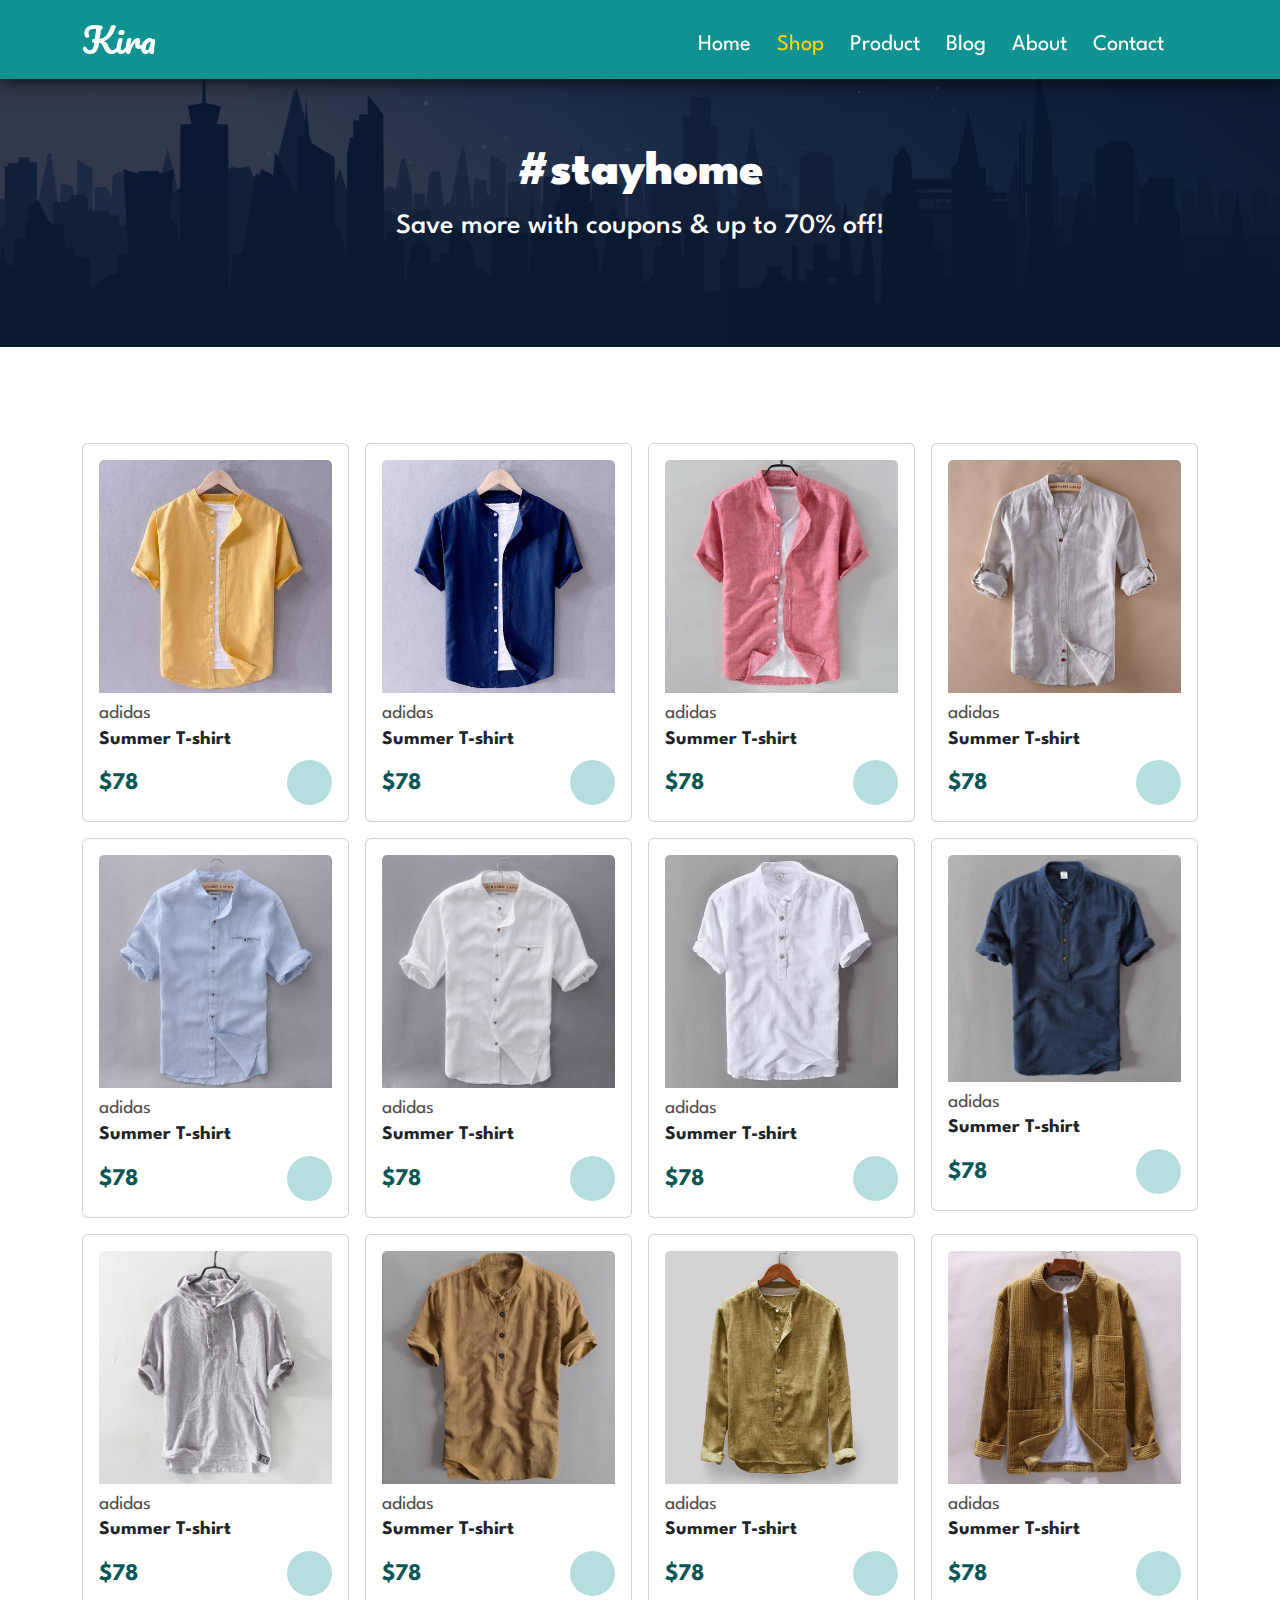
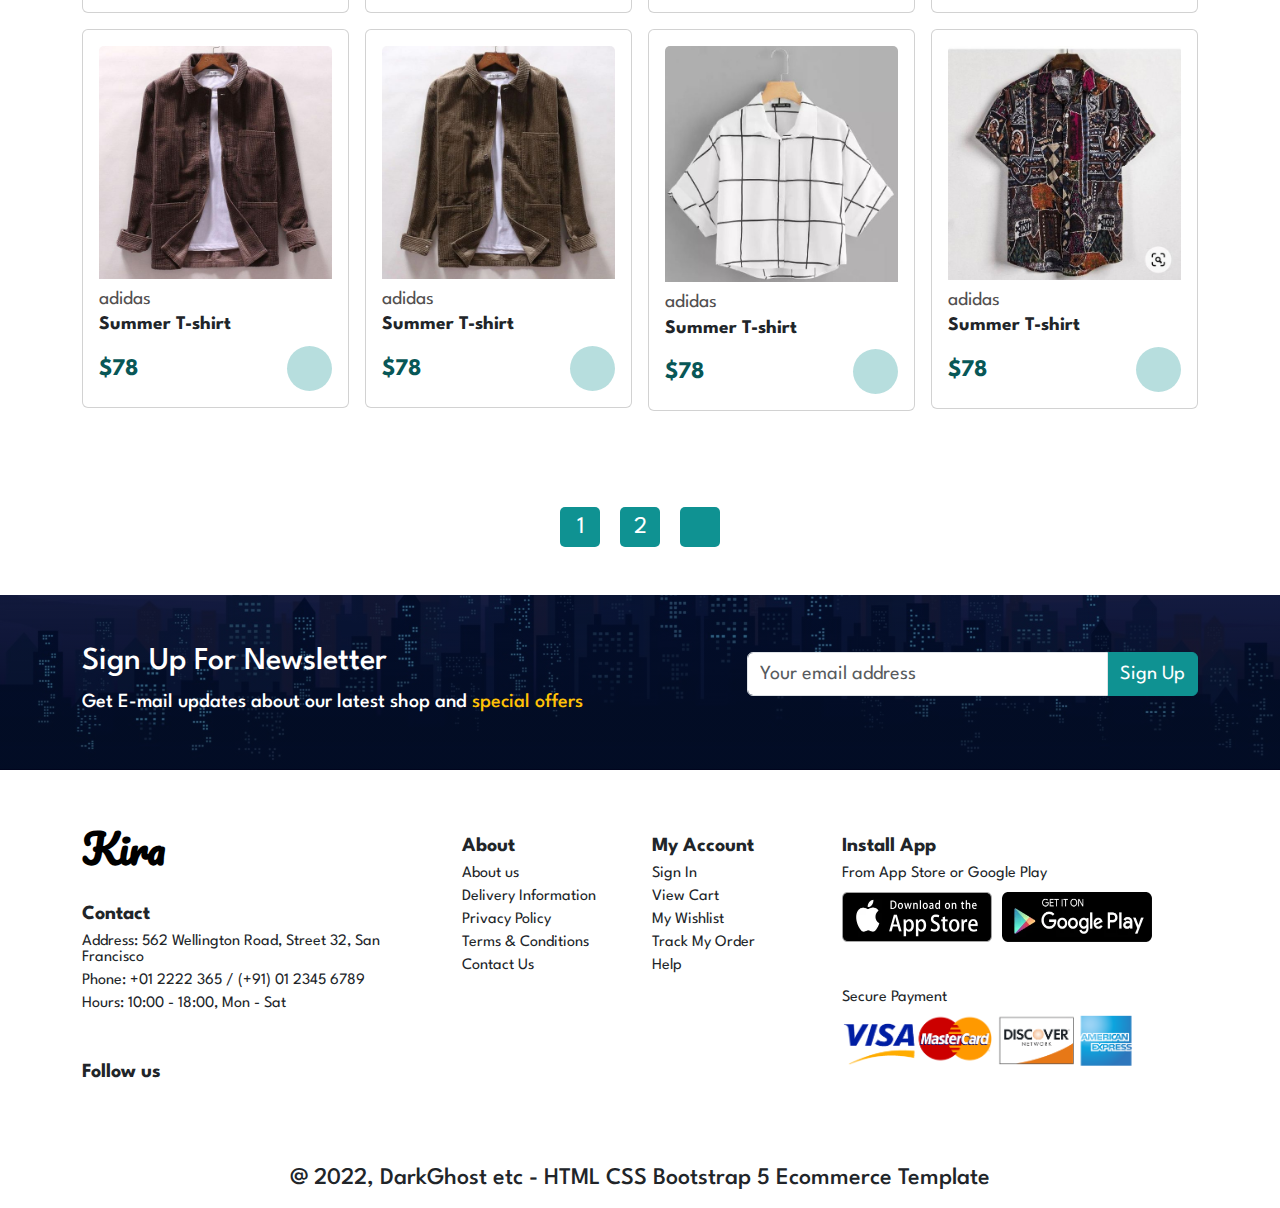
<file: shop.html>
<!DOCTYPE html>
<html lang="en">
<head>
    <meta charset="UTF-8">
    <meta http-equiv="X-UA-Compatible" content="IE=edge">
    <meta name="viewport" content="width=device-width, initial-scale=1.0">
   <!--  <link rel="stylesheet" href="../Resources/css/all.min.css">
    <link rel="stylesheet" href="../ResourcesTwo/css/bootstrap.min.css"> -->
    
    <link rel="stylesheet" href="https://cdnjs.cloudflare.com/ajax/libs/font-awesome/6.3.0/css/all.min.css" integrity="sha512-SzlrxWUlpfuzQ+pcUCosxcglQRNAq/DZjVsC0lE40xsADsfeQoEypE+enwcOiGjk/bSuGGKHEyjSoQ1zVisanQ==" crossorigin="anonymous" referrerpolicy="no-referrer" />

    <!-- Latest compiled and minified CSS -->
    <link href="https://cdn.jsdelivr.net/npm/bootstrap@5.2.3/dist/css/bootstrap.min.css" rel="stylesheet">
    
    <link rel="stylesheet" href="style.css">
    <title>Ecommerce : Bootstrap 5 Exercise 3</title>
</head>
<body>
    <!-- Nav -->
    <nav class="navbar navbar-expand-lg navbar-light py-2">
        <div class="container">
          <a class="navbar-brand" href="#">Kira</a>
          <button class="navbar-toggler" type="button" data-bs-toggle="collapse" data-bs-target="#navbarNav" aria-controls="navbarNav" aria-expanded="false" aria-label="Toggle navigation">
            <span class="navbar-toggler-icon"></span>
          </button>
          <div class="collapse navbar-collapse" id="navbarNav">
            <ul class="navbar-nav ms-auto">
              <li class="nav-item">
                <a class="nav-link" href="index.html">Home</a>
              </li>
              <li class="nav-item">
                <a class="nav-link activeTab" href="shop.html">Shop</a>
              </li>
              <li class="nav-item">
                <a class="nav-link" href="product.html">Product</a>
              </li>
              <li class="nav-item">
                <a class="nav-link" href="blog.html">Blog</a>
              </li>
              <li class="nav-item">
                <a class="nav-link" href="about.html" >About</a>
              </li>
              <li class="nav-item">
                <a class="nav-link" href="contact.html" >Contact</a>
              </li>
              <li class="nav-item">
                <a class="nav-link" href="cart.html" >
                    <i class="fas fa-shopping-cart"></i>
                </a>
              </li>
            </ul>
          </div>
        </div>
    </nav>

    <!-- Banner1 -->
    <section class="shopBanner banner py-5 mb-5">
        <div class="container-fluid pt-5">
            <div class="row py-5">
                <div class="col-12 text-center text-white">
                    <h1>#stayhome</h1>
                    <h3>Save more with coupons & up to 70% off!</h3>
                </div>
            </div>
        </div>
    </section>

    <!-- Featured -->
    <section class="featured py-5">
        <div class="container pb-5">
            <div class="row g-3 d-flex justify-content-center">
                <div class="col-lg-3 col-md-4 col-sm-6 col-10">
                    <div class="card p-3">
                        <img src="image/shirt1.jpg" class="card-img-top img-fluid" alt="...">
                        <div class="cardBody">
                          <p class="p-font mt-3">adidas</p>
                          <p class="fw-bold">Summer T-shirt</p>
                          <div class="stars">
                            <i class="fa-solid fa-star"></i>
                            <i class="fa-solid fa-star"></i>
                            <i class="fa-solid fa-star"></i>
                            <i class="fa-solid fa-star"></i>
                            <i class="fa-solid fa-star"></i>
                          </div>
                          <div class="priceAndCart mt-1 d-flex justify-content-between">
                            <span class="price fs-4 fw-bold">$78</span>
                           <div>
                            <i class="fas fa-shopping-cart fs-5 mt-1"></i>
                           </div>
                          </div>
                        </div>
                      </div>
                </div>

                <div class="col-lg-3 col-md-4 col-sm-6 col-10">
                    <div class="card p-3">
                        <img src="image/shirt2.jpg" class="card-img-top img-fluid" alt="...">
                        <div class="cardBody">
                          <p class="p-font mt-3">adidas</p>
                          <p class="fw-bold">Summer T-shirt</p>
                          <div class="stars">
                            <i class="fa-solid fa-star"></i>
                            <i class="fa-solid fa-star"></i>
                            <i class="fa-solid fa-star"></i>
                            <i class="fa-solid fa-star"></i>
                            <i class="fa-solid fa-star"></i>
                          </div>
                          <div class="priceAndCart mt-1 d-flex justify-content-between">
                            <span class="price fs-4 fw-bold">$78</span>
                           <div>
                            <i class="fas fa-shopping-cart fs-5 mt-1"></i>
                           </div>
                          </div>
                        </div>
                      </div>
                </div>

                <div class="col-lg-3 col-md-4 col-sm-6 col-10">
                    <div class="card p-3">
                        <img src="image/shirt3.jpg" class="card-img-top img-fluid" alt="...">
                        <div class="cardBody">
                          <p class="p-font mt-3">adidas</p>
                          <p class="fw-bold">Summer T-shirt</p>
                          <div class="stars">
                            <i class="fa-solid fa-star"></i>
                            <i class="fa-solid fa-star"></i>
                            <i class="fa-solid fa-star"></i>
                            <i class="fa-solid fa-star"></i>
                            <i class="fa-solid fa-star"></i>
                          </div>
                          <div class="priceAndCart mt-1 d-flex justify-content-between">
                            <span class="price fs-4 fw-bold">$78</span>
                           <div>
                            <i class="fas fa-shopping-cart fs-5 mt-1"></i>
                           </div>
                          </div>
                        </div>
                      </div>
                </div>

                <div class="col-lg-3 col-md-4 col-sm-6 col-10">
                    <div class="card p-3">
                        <img src="image/shirt4.jpg" class="card-img-top img-fluid" alt="...">
                        <div class="cardBody">
                          <p class="p-font mt-3">adidas</p>
                          <p class="fw-bold">Summer T-shirt</p>
                          <div class="stars">
                            <i class="fa-solid fa-star"></i>
                            <i class="fa-solid fa-star"></i>
                            <i class="fa-solid fa-star"></i>
                            <i class="fa-solid fa-star"></i>
                            <i class="fa-solid fa-star"></i>
                          </div>
                          <div class="priceAndCart mt-1 d-flex justify-content-between">
                            <span class="price fs-4 fw-bold">$78</span>
                           <div>
                            <i class="fas fa-shopping-cart fs-5 mt-1"></i>
                           </div>
                          </div>
                        </div>
                      </div>
                </div>

                <div class="col-lg-3 col-md-4 col-sm-6 col-10">
                    <div class="card p-3">
                        <img src="image/shirt5.jpg" class="card-img-top img-fluid" alt="...">
                        <div class="cardBody">
                          <p class="p-font mt-3">adidas</p>
                          <p class="fw-bold">Summer T-shirt</p>
                          <div class="stars">
                            <i class="fa-solid fa-star"></i>
                            <i class="fa-solid fa-star"></i>
                            <i class="fa-solid fa-star"></i>
                            <i class="fa-solid fa-star"></i>
                            <i class="fa-solid fa-star"></i>
                          </div>
                          <div class="priceAndCart mt-1 d-flex justify-content-between">
                            <span class="price fs-4 fw-bold">$78</span>
                           <div>
                            <i class="fas fa-shopping-cart fs-5 mt-1"></i>
                           </div>
                          </div>
                        </div>
                      </div>
                </div>

                <div class="col-lg-3 col-md-4 col-sm-6 col-10">
                    <div class="card p-3">
                        <img src="image/shirt6.jpg" class="card-img-top img-fluid" alt="...">
                        <div class="cardBody">
                          <p class="p-font mt-3">adidas</p>
                          <p class="fw-bold">Summer T-shirt</p>
                          <div class="stars">
                            <i class="fa-solid fa-star"></i>
                            <i class="fa-solid fa-star"></i>
                            <i class="fa-solid fa-star"></i>
                            <i class="fa-solid fa-star"></i>
                            <i class="fa-solid fa-star"></i>
                          </div>
                          <div class="priceAndCart mt-1 d-flex justify-content-between">
                            <span class="price fs-4 fw-bold">$78</span>
                           <div>
                            <i class="fas fa-shopping-cart fs-5 mt-1"></i>
                           </div>
                          </div>
                        </div>
                      </div>
                </div>

                <div class="col-lg-3 col-md-4 col-sm-6 col-10">
                    <div class="card p-3">
                        <img src="image/shirt7.jpg" class="card-img-top img-fluid" alt="...">
                        <div class="cardBody">
                          <p class="p-font mt-3">adidas</p>
                          <p class="fw-bold">Summer T-shirt</p>
                          <div class="stars">
                            <i class="fa-solid fa-star"></i>
                            <i class="fa-solid fa-star"></i>
                            <i class="fa-solid fa-star"></i>
                            <i class="fa-solid fa-star"></i>
                            <i class="fa-solid fa-star"></i>
                          </div>
                          <div class="priceAndCart mt-1 d-flex justify-content-between">
                            <span class="price fs-4 fw-bold">$78</span>
                           <div>
                            <i class="fas fa-shopping-cart fs-5 mt-1"></i>
                           </div>
                          </div>
                        </div>
                      </div>
                </div>

                <div class="col-lg-3 col-md-4 col-sm-6 col-10">
                    <div class="card p-3">
                        <img src="image/shirt8.jpg" class="card-img-top img-fluid" alt="...">
                        <div class="cardBody">
                          <p class="p-font mt-3">adidas</p>
                          <p class="fw-bold">Summer T-shirt</p>
                          <div class="stars">
                            <i class="fa-solid fa-star"></i>
                            <i class="fa-solid fa-star"></i>
                            <i class="fa-solid fa-star"></i>
                            <i class="fa-solid fa-star"></i>
                            <i class="fa-solid fa-star"></i>
                          </div>
                          <div class="priceAndCart mt-1 d-flex justify-content-between">
                            <span class="price fs-4 fw-bold">$78</span>
                           <div>
                            <i class="fas fa-shopping-cart fs-5 mt-1"></i>
                           </div>
                          </div>
                        </div>
                      </div>
                </div>

                
                    <div class="col-lg-3 col-md-4 col-sm-6 col-10">
                        <div class="card p-3">
                            <img src="image/shirt9.jpg" class="card-img-top img-fluid" alt="...">
                            <div class="cardBody">
                              <p class="p-font mt-3">adidas</p>
                              <p class="fw-bold">Summer T-shirt</p>
                              <div class="stars">
                                <i class="fa-solid fa-star"></i>
                                <i class="fa-solid fa-star"></i>
                                <i class="fa-solid fa-star"></i>
                                <i class="fa-solid fa-star"></i>
                                <i class="fa-solid fa-star"></i>
                              </div>
                              <div class="priceAndCart mt-1 d-flex justify-content-between">
                                <span class="price fs-4 fw-bold">$78</span>
                               <div>
                                <i class="fas fa-shopping-cart fs-5 mt-1"></i>
                               </div>
                              </div>
                            </div>
                          </div>
                    </div>
    
                    <div class="col-lg-3 col-md-4 col-sm-6 col-10">
                        <div class="card p-3">
                            <img src="image/shirt10.jpg" class="card-img-top img-fluid" alt="...">
                            <div class="cardBody">
                              <p class="p-font mt-3">adidas</p>
                              <p class="fw-bold">Summer T-shirt</p>
                              <div class="stars">
                                <i class="fa-solid fa-star"></i>
                                <i class="fa-solid fa-star"></i>
                                <i class="fa-solid fa-star"></i>
                                <i class="fa-solid fa-star"></i>
                                <i class="fa-solid fa-star"></i>
                              </div>
                              <div class="priceAndCart mt-1 d-flex justify-content-between">
                                <span class="price fs-4 fw-bold">$78</span>
                               <div>
                                <i class="fas fa-shopping-cart fs-5 mt-1"></i>
                               </div>
                              </div>
                            </div>
                          </div>
                    </div>
    
                    <div class="col-lg-3 col-md-4 col-sm-6 col-10">
                        <div class="card p-3">
                            <img src="image/shirt11.jpg" class="card-img-top img-fluid" alt="...">
                            <div class="cardBody">
                              <p class="p-font mt-3">adidas</p>
                              <p class="fw-bold">Summer T-shirt</p>
                              <div class="stars">
                                <i class="fa-solid fa-star"></i>
                                <i class="fa-solid fa-star"></i>
                                <i class="fa-solid fa-star"></i>
                                <i class="fa-solid fa-star"></i>
                                <i class="fa-solid fa-star"></i>
                              </div>
                              <div class="priceAndCart mt-1 d-flex justify-content-between">
                                <span class="price fs-4 fw-bold">$78</span>
                               <div>
                                <i class="fas fa-shopping-cart fs-5 mt-1"></i>
                               </div>
                              </div>
                            </div>
                          </div>
                    </div>
    
                    <div class="col-lg-3 col-md-4 col-sm-6 col-10">
                        <div class="card p-3">
                            <img src="image/shirt12.jpg" class="card-img-top img-fluid" alt="...">
                            <div class="cardBody">
                              <p class="p-font mt-3">adidas</p>
                              <p class="fw-bold">Summer T-shirt</p>
                              <div class="stars">
                                <i class="fa-solid fa-star"></i>
                                <i class="fa-solid fa-star"></i>
                                <i class="fa-solid fa-star"></i>
                                <i class="fa-solid fa-star"></i>
                                <i class="fa-solid fa-star"></i>
                              </div>
                              <div class="priceAndCart mt-1 d-flex justify-content-between">
                                <span class="price fs-4 fw-bold">$78</span>
                               <div>
                                <i class="fas fa-shopping-cart fs-5 mt-1"></i>
                               </div>
                              </div>
                            </div>
                          </div>
                    </div>
    
                    <div class="col-lg-3 col-md-4 col-sm-6 col-10">
                        <div class="card p-3">
                            <img src="image/shirt13.jpg" class="card-img-top img-fluid" alt="...">
                            <div class="cardBody">
                              <p class="p-font mt-3">adidas</p>
                              <p class="fw-bold">Summer T-shirt</p>
                              <div class="stars">
                                <i class="fa-solid fa-star"></i>
                                <i class="fa-solid fa-star"></i>
                                <i class="fa-solid fa-star"></i>
                                <i class="fa-solid fa-star"></i>
                                <i class="fa-solid fa-star"></i>
                              </div>
                              <div class="priceAndCart mt-1 d-flex justify-content-between">
                                <span class="price fs-4 fw-bold">$78</span>
                               <div>
                                <i class="fas fa-shopping-cart fs-5 mt-1"></i>
                               </div>
                              </div>
                            </div>
                          </div>
                    </div>
    
                    <div class="col-lg-3 col-md-4 col-sm-6 col-10">
                        <div class="card p-3">
                            <img src="image/shirt14.jpg" class="card-img-top img-fluid" alt="...">
                            <div class="cardBody">
                              <p class="p-font mt-3">adidas</p>
                              <p class="fw-bold">Summer T-shirt</p>
                              <div class="stars">
                                <i class="fa-solid fa-star"></i>
                                <i class="fa-solid fa-star"></i>
                                <i class="fa-solid fa-star"></i>
                                <i class="fa-solid fa-star"></i>
                                <i class="fa-solid fa-star"></i>
                              </div>
                              <div class="priceAndCart mt-1 d-flex justify-content-between">
                                <span class="price fs-4 fw-bold">$78</span>
                               <div>
                                <i class="fas fa-shopping-cart fs-5 mt-1"></i>
                               </div>
                              </div>
                            </div>
                          </div>
                    </div>
    
                    <div class="col-lg-3 col-md-4 col-sm-6 col-10">
                        <div class="card p-3">
                            <img src="image/shirt15.jpg" class="card-img-top img-fluid" alt="...">
                            <div class="cardBody">
                              <p class="p-font mt-3">adidas</p>
                              <p class="fw-bold">Summer T-shirt</p>
                              <div class="stars">
                                <i class="fa-solid fa-star"></i>
                                <i class="fa-solid fa-star"></i>
                                <i class="fa-solid fa-star"></i>
                                <i class="fa-solid fa-star"></i>
                                <i class="fa-solid fa-star"></i>
                              </div>
                              <div class="priceAndCart mt-1 d-flex justify-content-between">
                                <span class="price fs-4 fw-bold">$78</span>
                               <div>
                                <i class="fas fa-shopping-cart fs-5 mt-1"></i>
                               </div>
                              </div>
                            </div>
                          </div>
                    </div>
    
                    <div class="col-lg-3 col-md-4 col-sm-6 col-10">
                        <div class="card p-3">
                            <img src="image/shirt16.jpg" class="card-img-top img-fluid" alt="...">
                            <div class="cardBody">
                              <p class="p-font mt-3">adidas</p>
                              <p class="fw-bold">Summer T-shirt</p>
                              <div class="stars">
                                <i class="fa-solid fa-star"></i>
                                <i class="fa-solid fa-star"></i>
                                <i class="fa-solid fa-star"></i>
                                <i class="fa-solid fa-star"></i>
                                <i class="fa-solid fa-star"></i>
                              </div>
                              <div class="priceAndCart mt-1 d-flex justify-content-between">
                                <span class="price fs-4 fw-bold">$78</span>
                               <div>
                                <i class="fas fa-shopping-cart fs-5 mt-1"></i>
                               </div>
                              </div>
                            </div>
                          </div>
                    </div>
                
            </div>
        </div>
    </section>

    <!-- Pagination -->
    <section class="pagination">
        <div class="container">
            <div class="row">
                <div class="col-12">
                    <div class="paginationContainer d-flex align-items-center justify-content-center">
                        <div>
                            <span>1</span>
                        </div>
                        <div>
                            <span>2</span>
                        </div>
                        <div>
                            <i class="fa-solid fa-arrow-right"></i>
                        </div>
                    </div>
                </div>
            </div>
        </div>
    </section>

    <!-- Newsletter -->
    <section class="newsletter my-5">
      <div class="container">
        <div class="row d-flex align-items-center g-4">
          <div class="col-md-7 text-white">
            <h2>Sign Up For Newsletter</h2>
            <h5>Get E-mail updates about our latest shop and <span class="text-warning">special offers</span></h5>
          </div>

          <div class="col-md-5">
            <div class="input-group mb-3">
              <input type="text" class="form-control fs-5" placeholder="Your email address">
              <span class="input-group-text signUpBtn fs-5" id="basic-addon2">Sign Up</span>
            </div>
          </div>
        </div>
      </div>
    </section>

    <!-- Footer -->
    <section class="footer pb-2">
      <div class="container">
        <div class="row">
          <div class="col-lg-4 col-md-5 col-sm-6">
            <a href="" class="footerLogo">Kira</a>
            <h5 class="mt-4 fw-bold">Contact</h5>
            <p>Address: 562 Wellington Road, Street 32, San Francisco</p>
            <p>Phone: +01 2222 365 / (+91) 01 2345 6789</p>
            <p>Hours: 10:00 - 18:00, Mon - Sat</p>

            <h5 class="mt-5 fw-bold">Follow us</h5>
            <div class="icons">
              <i class="fab fa-facebook-f"></i>
              <i class="fab fa-twitter"></i>
              <i class="fab fa-instagram"></i>
              <i class="fab fa-pinterest-p"></i>
              <i class="fab fa-youtube"></i>
            </div>
          </div>

          <div class="col-lg-2 col-md-3 col-sm-4 mt-3">
            <h5 class="fw-bold">About</h5>
            <p>About us</p>
            <p>Delivery Information</p>
            <p>Privacy Policy</p>
            <p>Terms & Conditions</p>
            <p>Contact Us</p>
          </div>

          <div class="col-lg-2 col-md-3 col-sm-4 mt-3">
            <h5 class="fw-bold">My Account</h5>
            <p>Sign In</p>
            <p>View Cart</p>
            <p>My Wishlist</p>
            <p>Track My Order</p>
            <p>Help</p>
          </div>

          <div class="col-lg-4 col-md-5 col-sm-4 mt-3">
            <h5 class="fw-bold">Install App</h5>
            <p>From App Store or Google Play</p>
            <div class="logoContainer">
              <img src="image/apple.webp" alt="" class="apple">
              <img src="image/google.webp" alt="" class="google">
            </div>
            <div class="visaCard mt-5">
              <p>Secure Payment</p>
              <img src="image/visa2.png" alt="" class="visaImg">
            </div>
          </div>
        </div>

        <div class="row mt-5">
          <div class="col-12">
            <h4 class="text-center">@ 2022, DarkGhost etc - HTML CSS Bootstrap 5 Ecommerce Template</h4>
          </div>
        </div>
      </div>
    </section>

    <!-- <script src="../ResourcesTwo/js/bootstrap.min.js"></script> -->

    <!-- Latest compiled JavaScript -->
    <script src="https://cdn.jsdelivr.net/npm/bootstrap@5.2.3/dist/js/bootstrap.bundle.min.js"></script>

    <script>
        const cards = document.querySelectorAll(".card");
        for(let card of cards) {
            card.addEventListener('click', () => {
                window.location.href = 'product.html';
            });
        }
    </script>
</body>
</html>
</file>
<file: style.css>
@import url('https://fonts.googleapis.com/css2?family=League+Spartan&family=Pacifico&display=swap');

body {
    font-family: 'League Spartan', sans-serif;
}

.navbar {
    background-color: rgb(15, 146, 146);
    box-shadow: 0 0 20px black;
    position: fixed;
    top: 0;
    left: 0;
    z-index: 5;
    width: 100%;
}

.navbar-light .navbar-brand {
    font-family: 'Pacifico', sans-serif;
    font-size: 2.2rem;
    color: #fff;
    transition: all .4s;
}

.navbar-light .navbar-brand:hover {
    color: rgb(209, 205, 205);
}

.navbar-light .navbar-nav .nav-link {
    color: #fff;
    font-size: 1.4rem;
    margin-left: 10px;
    margin-top: 10px;
    transition: all .4s;
}

.navbar-light .navbar-nav .nav-link:hover {
    color: gold;
}

.navbar-light .navbar-nav .nav-link.activeTab {
    color: gold;
}

.navbar-light .navbar-toggler-icon {
    background-image: url(image/menu.png);
    width: 40px;
    height: 40px;
}

.navbar-light .navbar-toggler {
    border-color: rgb(15, 146, 146);
    outline: none;
}

.header {
    background-image: url(image/fasionGirl.png);
    min-height: 100vh;
    background-color: rgb(15, 146, 146);
    background-position: top;
    background-size: cover;
}

.header {
    position: relative;
}

.headerText {
    position: absolute;
    top: 55%;
    transform: translateY(-50%);
    color: #fff;
}


.headerText h1 {
    font-size: 4rem;
    font-weight: 900;
}

.header p {
    font-size: 1.3rem;
    color: rgb(209, 205, 205);
}

.headerText button {
    width: 120px;
    font-size: 20px;
    font-weight: bold;
}

.card {
    transition: all .4s;
}

.card:hover {
    border-color: none;
    box-shadow: 0px 0px 10px 2px rgb(197, 199, 201);
}

.h1-font {
    font-size: 4rem;
    font-weight: 900;
}

.p-font {
    font-size: 1.3rem;
    color: rgb(82, 79, 79);
}

.cardBody p {
    font-size: 1.2rem;
    line-height: 0.5;
}

.stars i {
    color: goldenrod;
}

.priceAndCart span {
    color: rgb(8, 87, 87);
    margin-top: 5px;
}

.priceAndCart i {
    color: rgb(8, 87, 87);
    padding-right: 2px;
    transition: all .5s;
}

.priceAndCart div {
    width: 45px;
    height: 45px;
    background-color: rgba(15, 146, 146, 0.3);
    display: flex;
    align-items: center;
    justify-content: center;
    border-radius: 50%;
    user-select: none;
    cursor: pointer;
    transition: all .4s;
}

.priceAndCart div:hover i {
    color: #fff;
}

.priceAndCart div:hover {
    background-color: rgb(8, 87, 87);
}

.banner {
    background-image: linear-gradient(rgba(53, 51, 51, 0.6), rgba(48, 45, 45, 0.6)), url(image/bannerImage.webp);
    background-size: cover;
    background-position: bottom;
}

.banner-box1 {
    background-image: linear-gradient(rgba(235, 120, 13, 0.4), rgba(224, 89, 10, 0.4)), url(image/banner1.jpeg);
    background-size: cover;
    background-position: right;
    padding-top: 4rem;
    padding-bottom: 4rem;
}

.second-banner-box1 {
    background-image: linear-gradient(rgba(48, 43, 39, 0.7), rgba(29, 27, 26, 0.7)), url(image/banner2.jpeg);
}


.banner-box2 {
    background-image: linear-gradient(rgba(48, 43, 39, 0.7), rgba(29, 27, 26, 0.7)), url(image/banner3.jpeg);
;
    padding: 5rem 2rem;
    background-size: cover;
    background-position: top;
    height: 240px;
}

.second-banner-box2 {
    background-image: linear-gradient(rgba(48, 43, 39, 0.7), rgba(29, 27, 26, 0.7)), url(image/banner4.jpeg);
;
}

.third-banner-box2 {
    background-image: linear-gradient(rgba(48, 43, 39, 0.7), rgba(29, 27, 26, 0.7)), url(image/banner5.jpeg);
;
}

.newsletter {
    background-image: linear-gradient(rgba(4, 21, 48, 0.6), rgba(4, 21, 44, 0.6)), url(image/landscape.jpg);
    padding: 3rem 0;
    background-size: cover;
    background-position: bottom;
}

.signUpBtn {
    background-color: rgb(15, 146, 146);
    border-color: rgb(15, 146, 146);
    color: #fff;
    user-select: none;
    cursor: pointer;
}

.footerLogo {
    text-decoration: none;
    font-size: 2.5rem;
    font-family: 'Pacifico', sans-serif;
    color: #000;
    font-weight: bold;
}

.footer p {
    line-height: 1;
    margin-bottom: 7px;
    user-select: none;
    cursor: pointer;
}

.icons i {
    margin-right: 10px;
    user-select: none;
    cursor: pointer;
}

.logoContainer img {
    width: 150px;
    height: 50px;
    margin-right: 10px;
    user-select: none;
    cursor: pointer;
}

.logoContainer {
    display: flex;
    margin-top: 10px;
}

.visaImg {
    width: 300px;
}

.shopBanner {
    background-image: linear-gradient(rgba(4, 21, 48, 0.8), rgba(4, 21, 44, 0.8)), url(image/shopHeaderImage.jpg);
}

.shopBanner h1 {
    font-size: 3rem;
    font-weight: 900;
}

.paginationContainer div {
    margin: 0 10px;
    width: 40px;
    height: 40px;
    background-color: rgb(15, 146, 146);
    display: flex;
    align-items: center;
    justify-content: center;
    color: #fff;
    font-size: 1.5rem;
    border-radius: 5px;
    user-select: none;
    cursor: pointer;
}

select {
    padding: 10px 20px;
    font-size: 1.2rem;
    height: 50px;
    width: 150px;
}

.inputAndBtn input {
    width: 50px;
    height: 50px;
    padding-left: 10px;
    line-height: 50px;
    font-size: 1.2rem;
}

.inputAndBtn button {
    height: 50px;
    font-size: 1.2rem;
    margin-left: 2rem;
    transition: all .4s;
    border: none;
}

.officeBanner{
    background-image: linear-gradient(rgba(4, 21, 48, 0.8), rgba(4, 21, 44, 0.8)), url(image/officeRoom.webp);
}

.officeBanner h1 {
    font-size: 3rem;
}

.blog img {
    width: 100%;
    object-fit: cover;
    height: 320px;
}

.blog span {
    display: inline-block;
    width: 50px;
    height: 2px;
    background-color: #000;
    margin-left: 20px;
    margin-bottom: 3px;
}

.blogImage {
    position: relative;
}

.date {
    position: absolute;
    top: -50px;
    font-size: 4rem;
    font-weight: bold;
    z-index: -1;
    color: rgb(126, 121, 121);
}

.blog p {
    line-height: 1.2;
}

.margin-bottom-8 {
    margin-bottom: 8rem;
}

.aboutBanner {
    background-image: linear-gradient(rgba(4, 21, 48, 0.8), rgba(4, 21, 44, 0.8)), url(image/landscape.jpg);
}

.aboutBanner h1 {
    font-size: 3.2rem;
    font-weight: bold;
}

.about h1 {
    font-size: 3rem;
    font-weight: bold;
    line-height: 0.8;
}


.about p {
    line-height: 1.2;
    text-align: justify;
}

.app h1 {
    font-size: 3.5rem;
    font-weight: bold;
}

.app h1 a {
    color: rgb(84, 22, 143);
    transition: all .4s;
}

.app h1 a:hover {
    color: rgb(118, 22, 209);
}

.videoContainer {
    height: 400px;
    background-color: rgb(51, 13, 87);
    border-radius: 10px;
    padding: 20px;
    display: flex;
    justify-content: center;
}

.videoContainer video {
    width: 300px;
    height: 100%;
}

textarea {
    resize: none;
}

.profile img {
    width: 70px;
    height: 70px;
    border-radius: 50%;
}

.gray {
    color: gray;
}

.profile p {
    line-height: 0.65;
}

table img {
    width: 80px;
    height: 80px;
}

table i {
    color: red;
    user-select: none;
    cursor: pointer;
}

table input {
    width: 80px;
    height: 40px;
    padding-left: 10px;
    line-height: 40px;
}



@media (max-width: 576px) {
    .headerText h1 {
        font-size: 3rem;
    }

    .header p {
        color: #fff;
    }

    .about p {
        line-height: 1.2;
        text-align: start;
    }

    .videoContainer {
        height: 250px;
    }

    .profile {
        flex-direction: column;
    }

    .profile h5 {
        margin: 0.8rem 0;
    }

    .cartBanner h1 {
        font-size: 3rem;
    }
    
}
</file>
